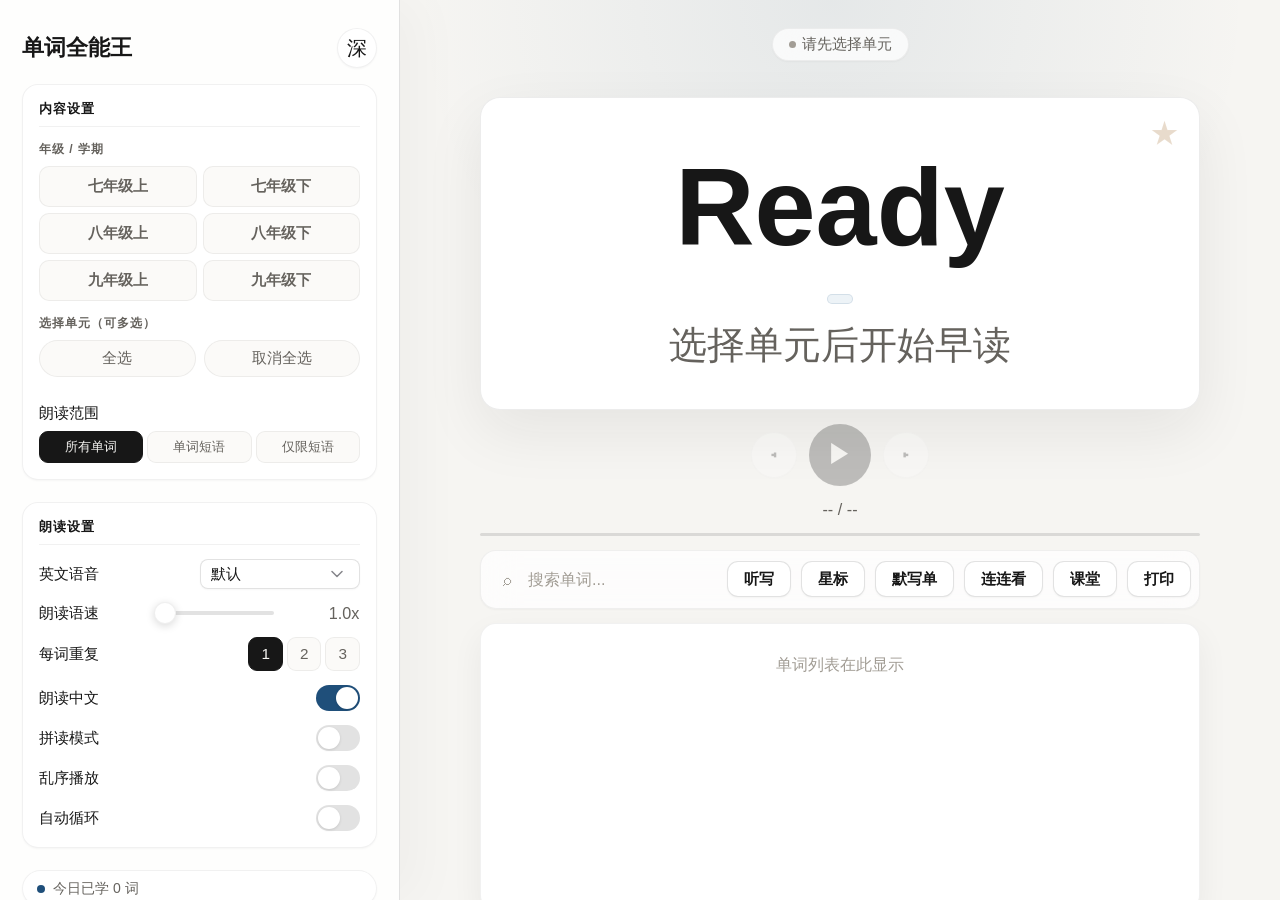
<file: index.html>
<!DOCTYPE html>
<html lang="zh-CN">
<head>
<meta charset="UTF-8">
<meta name="viewport" content="width=device-width, initial-scale=1.0">
<title>初中英语单词全能王</title>
<link rel="manifest" href="manifest.json">
<meta name="theme-color" content="#0071e3">
<link rel="stylesheet" href="styles.css">
</head>
<body>

<div class="app">
  <div class="mobile-top"><button class="hamburger" id="hamburger">☰</button><h1>单词全能王</h1><div class="header-btns"><button class="icon-btn" id="themeBtnM" title="主题">深</button></div></div>
  <div class="overlay" id="overlay"></div>

  <!-- ===== Sidebar ===== -->
  <aside class="sidebar" id="sidebar">
    <div class="sidebar-header"><h1>单词全能王</h1><div class="header-btns"><button class="icon-btn" id="themeBtn" title="深色/浅色">深</button></div></div>

    <div class="settings panel-section">
      <div class="setting-section-title">内容设置</div>

      <div class="form-group">
        <span class="form-label">年级 / 学期</span>
        <div class="grade-btns" id="gradeBtns"></div>
      </div>

      <div class="form-group">
        <span class="form-label">选择单元（可多选）</span>
        <div class="chip-actions"><button id="btnSelectAll">全选</button><button id="btnDeselectAll">取消全选</button></div>
        <div class="unit-scroll"><div class="unit-list-v" id="unitList"></div></div>
      </div>

      <div class="setting-row content-mode-row"><span class="setting-label">朗读范围</span><div class="repeat-btns" id="contentModeBtns"><button data-mode="all" class="active">所有单词</button><button data-mode="words">单词短语</button><button data-mode="phrases">仅限短语</button></div></div>
    </div>

    <div class="settings panel-section">
      <div class="setting-section-title">朗读设置</div>
      <div class="setting-row"><span class="setting-label">英文语音</span><select id="voiceSelect" class="voice-select"><option value="">默认</option></select></div>
      <div class="setting-row"><span class="setting-label">朗读语速</span><input type="range" id="speedSlider" min="1" max="2" step="0.1" value="1"><span class="setting-value" id="speedLabel">1x</span></div>
      <div class="setting-row"><span class="setting-label">每词重复</span><div class="repeat-btns"><button data-r="1" class="active">1</button><button data-r="2">2</button><button data-r="3">3</button></div></div>
      <div class="setting-row"><span class="setting-label">朗读中文</span><label class="toggle-switch"><input type="checkbox" id="speakChinese" checked><span class="toggle-slider"></span></label></div>
      <div class="setting-row"><span class="setting-label">拼读模式</span><label class="toggle-switch"><input type="checkbox" id="spellMode"><span class="toggle-slider"></span></label></div>
      <div class="setting-row"><span class="setting-label">乱序播放</span><label class="toggle-switch"><input type="checkbox" id="shuffleMode"><span class="toggle-slider"></span></label></div>
      <div class="setting-row"><span class="setting-label">自动循环</span><label class="toggle-switch"><input type="checkbox" id="autoLoop"><span class="toggle-slider"></span></label></div>
    </div>

    <div class="prog-mini" id="progMini">
      <span class="prog-dot"></span>
      <span id="progMiniText">今日已学 0 词</span>
    </div>

    <button class="btn-primary" id="btnStart" disabled>开始早读</button>
    <button class="btn-ghost" id="btnImport">编辑 / 导入单词</button>
    <button class="btn-ghost muted-action" id="btnExport">导出 data.js 文件</button>
    <div class="app-footer">作者 Alison &nbsp;·&nbsp; 初中英语人教版 PEP</div>
  </aside>

  <!-- ===== Main ===== -->
  <main class="main">
    <div class="badge" id="wordCountBadge"><span class="dot muted-dot"></span> 请先选择单元</div>

    <div class="unit-info" id="unitInfo"></div>

    <div class="word-card" id="wordCard">
      <button class="card-star" id="cardStar" title="收藏">&#9733;</button>
      <div class="word-en">Ready</div>
      <div class="word-phonetic" id="wordPhonetic"></div>
      <div class="word-pos" id="wordPos"></div>
      <div class="word-zh" id="wordZh">选择单元后开始早读</div>
    </div>
    <div class="audio-source-badge hidden" id="audioSourceBadge">语音来源：--</div>

    <div class="controls">
      <button class="ctrl-btn" id="btnPrev" disabled title="上一个 (←)">◂</button>
      <button class="ctrl-btn play-btn" id="btnPlay" disabled title="播放/暂停 (空格)">▶</button>
      <button class="ctrl-btn" id="btnNext" disabled title="下一个 (→)">▸</button>
    </div>

    <div class="progress-text" id="progressText">-- / --</div>
    <div class="progress-wrap"><div class="progress-track"><div class="progress-fill" id="progressBar"></div></div></div>

    <!-- Toolbar -->
    <div class="toolbar">
      <div class="search-wrap">
        <span class="search-icon">⌕</span>
        <input type="text" id="searchInput" placeholder="搜索单词...">
      </div>
      <button class="tool-btn dict-btn-main" id="btnDictation" title="听写模式">听写</button>
      <button class="tool-btn dict-btn-main" id="btnFavFilter" title="只看收藏"><span>星标</span><span class="fav-count hidden" id="favCountBadge">0</span></button>
      <button class="tool-btn dict-btn-main" id="btnWorksheet" title="默写单">默写单</button>
      <button class="tool-btn dict-btn-main" id="btnGame" title="单词连连看">连连看</button>
      <button class="tool-btn dict-btn-main" id="btnClassroom" title="课堂模式">课堂</button>
      <div class="menu-wrap">
        <button class="tool-btn dict-btn-main" id="btnPrintExport" title="打印/导出">打印</button>
        <div id="printExportMenu" class="print-menu hidden-menu">
          <button data-action="print-current">打印当前单词表</button>
          <button data-action="print-star">打印星标单词表</button>
          <button data-action="export">导出 data.js</button>
        </div>
      </div>
    </div>

    <div class="word-list-panel" id="wordListPanel">
      <div class="empty-state">单词列表在此显示</div>
    </div>
    <button class="classroom-exit hidden" id="btnClassroomExit">退出课堂模式</button>

    <div class="dictation-panel" id="dictationPanel">
      <div class="panel-header">
        <h3>听写模式</h3>
        <button class="icon-btn small-close" id="btnDictClose" title="关闭">✕</button>
      </div>
      <div class="dict-controls sub-panel">
        <div class="dict-ctl-row">
          <span>听写数量</span>
          <div class="dict-num-btns">
            <button data-n="5">5</button>
            <button data-n="10">10</button>
            <button data-n="15" class="active">15</button>
            <button data-n="20">20</button>
            <button data-n="0">全部</button>
          </div>
        </div>
        <div class="dict-ctl-row">
          <span>听写模式</span>
          <div class="dict-num-btns">
            <button data-mode="seq">顺序选词</button>
            <button data-mode="random" class="active">随机选词</button>
          </div>
        </div>
        <div class="dict-ctl-row">
          <span>听写范围</span>
          <div class="dict-num-btns" id="dictRangeBtns">
            <button data-range="all" class="active">所有单词</button>
            <button data-range="star">星标单词</button>
            <button data-range="phrase">仅短语</button>
          </div>
        </div>
        <div class="dict-ctl-row">
          <span>听写模式</span>
          <div class="dict-num-btns" id="dictSpeakModeBtns">
            <button data-spk="en" class="active">听英写中</button>
            <button data-spk="cn">听中写英</button>
          </div>
        </div>
      </div>
      <div class="sub-panel">
        <div class="student-config-row">
          <span class="student-title">抽取学生</span>
          <span class="student-label">最大学号</span>
          <input type="number" id="studentMaxId" min="1" max="99" value="50" class="student-max-input">
          <span class="student-label">人数</span>
          <div class="dict-num-btns compact-pick-buttons" id="studentPickCountBtns">
            <button data-pick="1">1</button>
            <button data-pick="2">2</button>
            <button data-pick="3" class="active">3</button>
            <button data-pick="4">4</button>
            <button data-pick="5">5</button>
          </div>
        </div>
        <div class="student-pick-row">
          <button id="btnPickStudents" class="pick-students-btn">随机抽取</button>
          <div id="studentGrid" class="student-grid"></div>
        </div>
      </div>
      <p class="dict-status" id="dictStatus">准备听写，随机抽取 15 个单词</p>
      <div class="dict-grid" id="dictGrid"></div>
      <div class="dict-answers hidden" id="dictAnswers"></div>
      <div class="dict-review-actions hidden" id="dictReviewActions">
        <button class="btn-ghost auto-button" id="btnDictReplay">再听本次</button>
        <button class="btn-ghost auto-button" id="btnDictStarAll">星标本次</button>
      </div>
      <div class="dict-actions">
        <button class="btn-primary auto-button" id="btnDictStart">开始听写</button>
        <button class="btn-ghost auto-button hidden" id="btnDictPause">暂停</button>
        <button class="btn-ghost auto-button hidden" id="btnDictReveal">显示答案</button>
      </div>
    </div>

    <!-- Worksheet Modal -->
    <div class="modal-overlay" id="worksheetModalOverlay">
      <div class="modal-box worksheet-modal">
        <div class="panel-header">
          <h3>单词默写单</h3>
          <button class="icon-btn small-close" id="btnWorksheetClose">✕</button>
        </div>
        <div class="dict-ctl-row">
          <span class="dict-ctl-label">默写模式</span>
          <div class="dict-num-btns" id="worksheetModeBtns">
            <button data-mode="cn2en" class="active">汉译英</button>
            <button data-mode="en2cn">英译汉</button>
          </div>
        </div>
        <div class="dict-ctl-row">
          <span class="dict-ctl-label">单词来源</span>
          <div class="dict-num-btns" id="worksheetSourceBtns">
            <button data-src="current" class="active">当前单元</button>
            <button data-src="star">星标单词</button>
            <button data-src="phrase">仅短语</button>
          </div>
        </div>
        <div class="worksheet-preview" id="worksheetPreview"></div>
        <div class="dict-actions">
          <button class="btn-primary" id="btnWorksheetPrint">打印默写单</button>
        </div>
      </div>
    </div>

    <!-- Game Modal -->
    <div class="modal-overlay" id="gameModalOverlay">
      <div class="modal-box game-modal">
        <div class="game-modal-header">
          <h2>单词连连看</h2>
          <button class="game-exit-btn" id="btnGameClose">退出</button>
        </div>
        <div class="game-actions">
          <button class="btn-primary auto-button" id="btnGameStart">单人练习</button>
          <button class="btn-primary auto-button danger-action" id="btnGamePK">双人PK</button>
          <span id="gameTimer" class="game-timer hidden">30</span>
          <span id="gameInfo" class="game-info"></span>
        </div>
        <div id="gameBoard"></div>
        <div id="gameCelebrate" class="game-celebrate hidden">完成</div>
      </div>
    </div>

    <div class="app-footer">&copy; 作者 Alison &nbsp;·&nbsp; 初中英语人教版（PEP）单词早读工具</div>
  </main>
</div>

<!-- Import Modal -->
<div class="modal-overlay" id="importModalOverlay">
  <div class="modal-box">
<h2>编辑 / 导入单词</h2>
    <div class="form-group"><span class="form-label">目标单元</span><select id="importUnitSelect"><option value="">-- 请先选择年级 --</option></select></div>
    <div class="hint">每行一个单词，格式：<code>英文 | 中文</code><br>支持 Tab 分隔（从 Excel 直接粘贴）</div>
    <textarea id="importTextarea" placeholder="apple | 苹果&#10;book | 书&#10;cat | 猫"></textarea>
    <div class="import-preview" id="importPreview">尚未解析</div>
    <div class="modal-actions">
      <button class="danger" id="btnImportClear">清空本单元</button>
      <div class="modal-spacer"></div>
      <button id="btnImportExport">导出 data.js</button>
      <button id="btnImportCancel">取消</button>
      <button class="primary" id="btnImportSave">保存</button>
    </div>
  </div>
</div>

<div class="toast" id="toast"></div>
<div class="update-banner hidden" id="updateBanner">
  <span>发现新版本</span>
  <button id="btnUpdateNow">刷新更新</button>
</div>

<script src="data.js"></script>
<script src="syllables.js"></script>
<script src="app.js"></script>
</body>
</file>
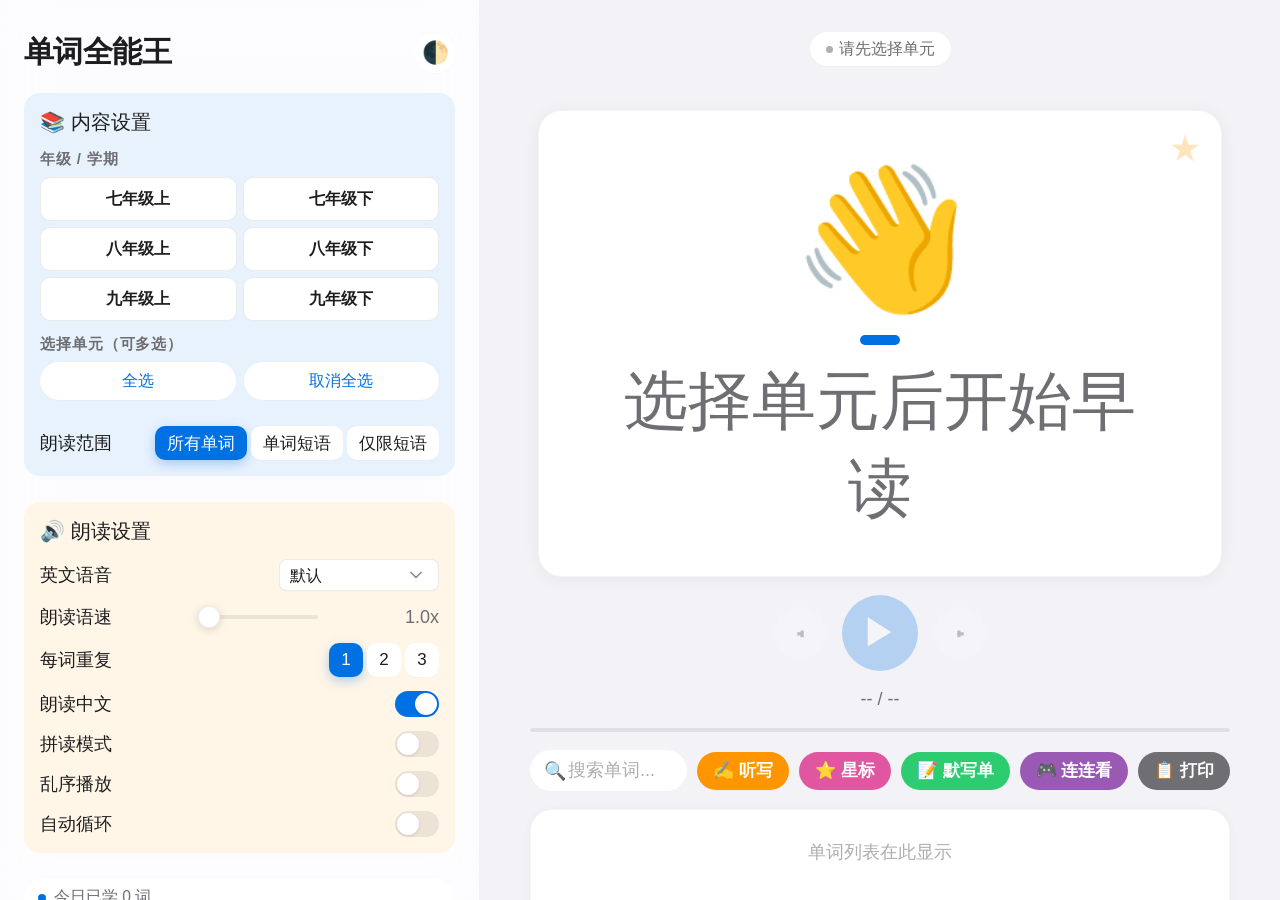
<file: 初中英语单词早读.html>
<!DOCTYPE html>
<html lang="zh-CN">
<head>
<meta charset="UTF-8">
<meta name="viewport" content="width=device-width, initial-scale=1.0">
<title>初中英语单词全能王</title>
<link rel="manifest" href="manifest.json">
<meta name="theme-color" content="#0071e3">
<style>
/* ===== Print Styles ===== */
@media print {
  body { background: #fff !important; font-size: 12px; }
  .sidebar, .controls, .toolbar, .progress-wrap, .progress-text,
  .badge, .hamburger, .toast, .overlay, .mobile-top, .app-footer,
  .card-star, .row-star, .word-phonetic, .unit-info, .prog-mini,
  .dictation-panel, .word-card { display: none !important; }
  .app { display: block !important; }
  .main { padding: 0 !important; max-height: none !important; overflow-y: visible !important; display: block !important; }
  .word-list-panel { height: auto !important; max-height: none !important; overflow-y: visible !important; box-shadow: none; border: none; column-gap: 24px; column-rule: 1px dotted #ddd; }
  .word-list-panel.cols-2 { column-count: 2; }
  .unit-section-header { color: #000; border-bottom: 2px solid #000; font-size: 0.9rem; font-weight: 800; padding: 6px 0 2px 20px; margin-top: 8px; column-span: all; break-after: avoid; }
  .word-row { break-inside: avoid; font-size: 0.68rem; padding: 2px 4px; border-bottom: 1px solid #e8e8e8; display: flex; align-items: baseline; }
  .word-row .idx { color: #999; font-size: 0.6rem; width: 20px; flex-shrink: 0; margin-right: 4px; text-align: right; }
  .word-row .word-body { flex: 1; min-width: 0; }
  .word-row .wen { font-size: 0.72rem; font-weight: 600; }
  .word-row .wpos { color: #555; font-size: 0.6rem; font-style: italic; }
  .word-row .wzh { color: #333; font-size: 0.68rem; line-height: 1.3; }
  .word-row .wen, .word-row .wpos, .word-row .wzh { display: inline; margin-right: 3px; }
  .word-row.is-phrase { flex-wrap: wrap; }
  .word-row.is-phrase .idx { align-self: flex-start; }
  .word-row.is-phrase .word-body { padding-left: 0; }
  .word-row.is-phrase .wen { display: block; white-space: normal; }
  @page { size: A4; margin: 8mm 8mm 14mm 8mm; @bottom-center { content: "— " counter(page) " —"; font-size: 0.7rem; color: #666; } }
}
:root {
  --bg: #f2f2f7;
  --surface: #ffffff;
  --glass: rgba(255,255,255,0.78);
  --text: #1d1d1f;
  --text-secondary: #6e6e73;
  --text-tertiary: #aeaeb2;
  --border: rgba(0,0,0,0.04);
  --border-strong: rgba(0,0,0,0.08);
  --primary: #0071e3;
  --primary-hover: #0066cc;
  --primary-light: #e8f2fd;
  --accent: #ff9500;
  --accent-light: #fff6e8;
  --success: #2ecc71;
  --danger: #ff3b30;
  --shadow-sm: 0 0.5px 1px rgba(0,0,0,0.03);
  --shadow: 0 1px 8px rgba(0,0,0,0.04);
  --shadow-lg: 0 2px 16px rgba(0,0,0,0.06);
  --radius: 22px;
  --radius-sm: 14px;
  --radius-xs: 10px;
  --transition: 0.3s cubic-bezier(0.25, 0, 0, 1);
}
body.dark {
  --bg: #000000;
  --surface: #1c1c1e;
  --glass: rgba(28,28,30,0.82);
  --text: #f5f5f7;
  --text-secondary: #98989d;
  --text-tertiary: #636366;
  --border: rgba(255,255,255,0.06);
  --border-strong: rgba(255,255,255,0.10);
  --primary: #0a84ff;
  --primary-hover: #409cff;
  --primary-light: #0a2840;
  --accent: #ff9f0a;
  --accent-light: #2e2010;
  --shadow-sm: 0 0.5px 1px rgba(0,0,0,0.3);
  --shadow: 0 1px 8px rgba(0,0,0,0.4);
  --shadow-lg: 0 2px 16px rgba(0,0,0,0.5);
}
* { box-sizing: border-box; margin: 0; padding: 0; }
html { font-size: 20px; }
body {
  font-family: -apple-system, BlinkMacSystemFont, "SF Pro Display", "SF Pro Text", "PingFang SC", "Microsoft YaHei", sans-serif;
  background: var(--bg); color: var(--text); min-height: 100vh;
  transition: background var(--transition), color var(--transition);
  -webkit-font-smoothing: antialiased;
}
.app { display: flex; min-height: 100vh; }
.sidebar {
  width: 480px; min-width: 480px;
  background: var(--glass);
  backdrop-filter: blur(24px) saturate(180%);
  -webkit-backdrop-filter: blur(24px) saturate(180%);
  border-right: 1px solid var(--border);
  display: flex; flex-direction: column;
  padding: 32px 24px; gap: 20px;
  overflow-y: auto; max-height: 100vh;
}
.main {
  flex: 1; display: flex; flex-direction: column;
  align-items: center; justify-content: flex-start;
  padding: 32px 40px 28px; gap: 18px;
  overflow-y: auto; max-height: 100vh;
}
.sidebar-header { display: flex; align-items: center; justify-content: space-between; }
.sidebar-header h1 { font-size: 1.5rem; font-weight: 700; letter-spacing: -0.02em; }
.header-btns { display: flex; gap: 8px; }
.icon-btn {
  width: 40px; height: 40px; border: none; border-radius: 50%;
  background: var(--surface); cursor: pointer; font-size: 1.1rem;
  display: flex; align-items: center; justify-content: center;
  transition: all var(--transition); box-shadow: var(--shadow-sm); color: var(--text);
}
.icon-btn:hover { background: var(--bg); transform: scale(1.05); }
.icon-btn:active { transform: scale(0.97); }
.form-group { display: flex; flex-direction: column; gap: 8px; }
.form-label {
  font-size: 0.75rem; font-weight: 600; color: var(--text-secondary);
  text-transform: uppercase; letter-spacing: 0.06em;
}
.grade-btns { display: grid; grid-template-columns: 1fr 1fr; gap: 6px; }
.grade-btns button { padding: 10px 8px; border: 1px solid var(--border-strong); border-radius: 10px; background: var(--surface); color: var(--text); font-size: 0.82rem; font-weight: 600; cursor: pointer; transition: all var(--transition); }
.grade-btns button:hover { background: var(--primary-light); }
.grade-btns button.active { background: var(--primary); color: #fff; border-color: var(--primary); box-shadow: 0 4px 12px rgba(0,113,227,0.3); }
select {
  width: 100%; padding: 12px 16px; border: 1px solid var(--border-strong);
  border-radius: var(--radius-xs); background: var(--surface); color: var(--text);
  font-size: 1rem; cursor: pointer; transition: all var(--transition);
  appearance: none;
  background-image: url("data:image/svg+xml,%3Csvg width='12' height='8' viewBox='0 0 12 8' fill='none' xmlns='http://www.w3.org/2000/svg'%3E%3Cpath d='M1 1.5l5 5 5-5' stroke='%2386868b' stroke-width='1.5' stroke-linecap='round' stroke-linejoin='round'/%3E%3C/svg%3E");
  background-repeat: no-repeat; background-position: right 16px center;
  box-shadow: var(--shadow-sm);
}
select:focus { outline: none; border-color: var(--primary); box-shadow: 0 0 0 3px var(--primary-light); }
.unit-scroll { max-height: 320px; overflow-y: auto; }
.unit-list-v {
  display: flex; flex-direction: column; gap: 2px; padding: 2px 0;
}
.unit-row {
  display: flex; align-items: center; gap: 10px;
  padding: 9px 12px; border: none; border-radius: var(--radius-xs);
  background: transparent; color: var(--text); font-size: 0.84rem;
  cursor: pointer; transition: all var(--transition);
  user-select: none; line-height: 1.3;
}
.unit-row:hover { background: var(--primary-light); }
.unit-row.selected { background: var(--primary); color: #fff; }
.unit-row .unit-check {
  width: 20px; height: 20px; border-radius: 50%;
  border: 2px solid var(--border-strong); flex-shrink: 0;
  display: flex; align-items: center; justify-content: center;
  font-size: 0.65rem; transition: all var(--transition);
}
.unit-row.selected .unit-check { border-color: #fff; background: rgba(255,255,255,0.25); }
.unit-row .unit-title { flex: 1; line-height: 1.3; }
.unit-row .unit-word-count { font-size: 0.75rem; opacity: 0.6; flex-shrink: 0; white-space: nowrap; }
.chip-actions { display: flex; gap: 8px; }
.chip-actions button {
  flex: 1; padding: 8px 0; border: none; border-radius: 100px;
  background: var(--surface); color: var(--primary); font-size: 0.82rem; font-weight: 500;
  cursor: pointer; transition: all var(--transition); box-shadow: var(--shadow-sm);
}
.chip-actions button:hover { background: var(--primary); color: #fff; }
.settings { display: flex; flex-direction: column; gap: 14px; }
.setting-row { display: flex; align-items: center; justify-content: space-between; }
.setting-label { font-size: 0.9rem; color: var(--text); font-weight: 500; }
.setting-value { font-size: 0.9rem; color: var(--text-secondary); min-width: 32px; text-align: center; }
input[type="range"] {
  -webkit-appearance: none; width: 120px; height: 4px;
  border-radius: 2px; background: var(--border-strong); outline: none;
}
input[type="range"]::-webkit-slider-thumb {
  -webkit-appearance: none; width: 22px; height: 22px; border-radius: 50%;
  background: #fff; cursor: pointer; box-shadow: 0 2px 8px rgba(0,0,0,0.15);
  border: 1px solid rgba(0,0,0,0.06);
}
.toggle-switch { position: relative; width: 44px; height: 26px; flex-shrink: 0; }
.toggle-switch input { opacity: 0; width: 0; height: 0; }
.toggle-slider {
  position: absolute; inset: 0; background: var(--border-strong);
  border-radius: 26px; cursor: pointer; transition: all var(--transition);
}
.toggle-slider::before {
  content: ''; position: absolute; width: 22px; height: 22px; left: 2px; top: 2px;
  background: #fff; border-radius: 50%; transition: all var(--transition);
  box-shadow: 0 1px 3px rgba(0,0,0,0.12);
}
.toggle-switch input:checked + .toggle-slider { background: var(--primary); }
.toggle-switch input:checked + .toggle-slider::before { transform: translateX(18px); }
.repeat-btns { display: flex; gap: 4px; }
.repeat-btns button {
  width: auto; min-width: 34px; height: 34px; padding: 0 12px; border: none; border-radius: var(--radius-xs);
  background: var(--surface); color: var(--text); font-size: 0.85rem; font-weight: 500;
  cursor: pointer; transition: all var(--transition); box-shadow: var(--shadow-sm);
}
.repeat-btns button.active { background: var(--primary); color: #fff; box-shadow: 0 4px 12px rgba(0,113,227,0.3); }

.btn-primary {
  width: 100%; padding: 14px 24px; border: none; border-radius: 100px;
  background: var(--primary); color: #fff; font-size: 1rem; font-weight: 600;
  cursor: pointer; transition: all var(--transition); letter-spacing: -0.01em;
}
.btn-primary:hover { background: var(--primary-hover); transform: translateY(-1px); box-shadow: 0 8px 24px rgba(0,113,227,0.3); }
.btn-primary:active { transform: scale(0.98); }
.btn-primary:disabled { opacity: 0.35; cursor: not-allowed; transform: none; box-shadow: none; }
.btn-primary.stop { background: var(--danger); }

.btn-ghost {
  width: 100%; padding: 11px 16px; border: none; border-radius: 100px;
  background: var(--surface); color: var(--primary); font-size: 0.9rem; font-weight: 500;
  cursor: pointer; transition: all var(--transition); box-shadow: var(--shadow-sm);
}
.btn-ghost:hover { background: var(--primary); color: #fff; }

/* ===== Toolbar ===== */
.toolbar {
  width: 100%; max-width: 700px;
  display: flex; gap: 10px; align-items: center;
}
.search-wrap {
  flex: 1; position: relative;
}
.search-wrap input {
  width: 100%; padding: 10px 16px 10px 38px;
  border: none; border-radius: 100px;
  background: var(--surface); color: var(--text); font-size: 0.9rem;
  box-shadow: var(--shadow-sm);
  transition: all var(--transition);
}
.search-wrap input:focus { outline: none; box-shadow: 0 0 0 4px rgba(0,113,227,0.1); }
.search-wrap input::placeholder { color: var(--text-tertiary); }
.search-icon {
  position: absolute; left: 14px; top: 50%; transform: translateY(-50%);
  color: var(--text-tertiary); pointer-events: none; font-size: 0.9rem;
}
.tool-btn {
  width: 38px; height: 38px; border: none; border-radius: 50%;
  background: var(--surface); cursor: pointer; font-size: 1rem;
  display: flex; align-items: center; justify-content: center;
  transition: all var(--transition); box-shadow: var(--shadow-sm); color: var(--text-secondary);
  flex-shrink: 0; position: relative;
}
.tool-btn:hover { color: var(--primary); transform: scale(1.05); }
.tool-btn.active { background: var(--primary); color: #fff; }
.dict-btn-main {
  width: auto !important; padding: 0 16px !important;
  border-radius: 20px !important; font-size: 0.85rem !important;
  font-weight: 600 !important; gap: 4px;
  background: var(--accent) !important; color: #fff !important;
}
.dict-btn-main:hover { opacity: 0.85; transform: scale(1.05); }
.tool-btn .fav-count {
  position: absolute; top: -4px; right: -4px;
  background: var(--accent); color: #fff; font-size: 0.55rem; font-weight: 700;
  width: 16px; height: 16px; border-radius: 50%;
  display: flex; align-items: center; justify-content: center;
}

/* ===== Badge ===== */
.badge {
  display: inline-flex; align-items: center; gap: 6px;
  padding: 6px 16px; border-radius: 100px;
  background: var(--surface); color: var(--text-secondary);
  font-size: 0.82rem; font-weight: 500; box-shadow: var(--shadow-sm);
}
.badge .dot { width: 7px; height: 7px; border-radius: 50%; background: var(--success); }

/* ===== Unit Info ===== */
.unit-info {
  font-size: 0.9rem; color: var(--text-secondary); font-weight: 500;
  text-align: center; padding: 4px 0;
}

/* ===== Progress ===== */
.prog-mini {
  display: flex; align-items: center; gap: 8px; padding: 8px 14px;
  background: var(--surface); border-radius: 100px;
  font-size: 0.78rem; color: var(--text-secondary);
  box-shadow: var(--shadow-sm);
}
.prog-mini .prog-dot { width: 8px; height: 8px; border-radius: 50%; background: var(--primary); flex-shrink: 0; }

/* ===== Dictation ===== */
.dictation-panel { display: none; width: 100%; max-width: 700px; background: var(--surface); border-radius: var(--radius); padding: 24px; box-shadow: var(--shadow); border: 1px solid var(--border); }
.dictation-panel.show { display: block; }
.dict-controls { display: flex; flex-direction: column; gap: 10px; margin-bottom: 14px; }
.dict-ctl-row { display: flex; align-items: center; justify-content: space-between; }
.dict-ctl-row span, .dict-ctl-label { font-size: 0.85rem; color: var(--text-secondary); }
.dict-num-btns { display: flex; gap: 4px; }
.dict-num-btns button { padding: 6px 14px; border: 1px solid var(--border-strong); border-radius: 20px; background: var(--surface); color: var(--text); font-size: 0.82rem; cursor: pointer; transition: all var(--transition); }
.dict-num-btns button.active { background: var(--primary); color: #fff; border-color: var(--primary); }
.dict-grid { display: flex; flex-wrap: wrap; gap: 8px; justify-content: center; margin: 12px 0; }
.dict-num { width: 52px; height: 52px; border-radius: 50%; background: var(--bg); display: flex; align-items: center; justify-content: center; font-size: 1.1rem; font-weight: 700; color: var(--text-secondary); border: 2px solid var(--border-strong); transition: all 0.3s ease; }
.dict-num.playing { border-color: var(--primary); background: var(--primary-light); color: var(--primary); animation: dictPulse 1s infinite; }
@keyframes dictPulse { 0%,100% { transform: scale(1); } 50% { transform: scale(1.12); } }
.dict-num.done { border-color: var(--success); background: #e8f5e9; color: var(--success); }
.dict-answers { margin-top: 12px; text-align: left; }
.dict-answers h4 { font-size: 1.5rem; margin-bottom: 10px; }
.dict-answer-row { display: flex; align-items: center; gap: 16px; padding: 12px 0; border-bottom: 1px solid var(--border); }
.dict-answer-row .num { color: var(--text-secondary); font-weight: 700; width: 50px; font-size: 1.4rem; }
.dict-answer-row .en { flex: 1; font-weight: 700; font-size: 1.8rem; }
.dict-answer-row .pos { color: var(--text-tertiary); font-size: 1rem; font-style: italic; width: 80px; flex-shrink: 0; }
.dict-answer-row .zh { color: var(--text-secondary); font-size: 1.4rem; }
.dict-answer-row .cnt { font-size: 0.85rem; color: var(--text-tertiary); }

/* ===== Word Card ===== */
.word-card {
  background: var(--surface); border-radius: 24px;
  padding: 44px 56px; text-align: center;
  box-shadow: var(--shadow-lg);
  transition: all 0.35s cubic-bezier(0.25,0.1,0.25,1);
  min-width: 340px; max-width: 95%; width: fit-content; width: -moz-fit-content;
  border: 1px solid var(--border); position: relative;
  margin: 0 auto;
}
.word-card.active { border-color: var(--primary); box-shadow: 0 0 0 12px var(--primary-light),var(--shadow-lg); }
.word-card .word-en {
  font-size: clamp(3.5rem,12vw,7rem); font-weight: 700;
  color: var(--text); letter-spacing: -0.02em; line-height: 1.2;
  overflow-wrap: break-word; word-break: break-word;
}
.word-card .word-phonetic {
  font-size: 1.3rem; color: var(--text-tertiary);
  margin-top: 4px; font-weight: 400;
  transition: all 0.3s ease;
}
.word-card .word-pos {
  display: inline-block;
  font-size: 1.6rem; color: #fff; background: var(--primary);
  margin-top: 6px; padding: 5px 20px; border-radius: 24px;
  font-weight: 500; font-style: normal; letter-spacing: 0.02em;
  transition: all 0.3s ease;
}
.sy-dot { color: var(--primary); font-weight: 700; font-size: 0.7em; margin: 0 1px; opacity: 0.7; }
.word-card .word-zh {
  font-size: clamp(1.8rem,6vw,3.2rem); color: var(--text-secondary);
  margin-top: 8px; font-weight: 400;
  transition: all 0.3s ease;
}
.word-card .word-zh.hidden-zh { color: transparent; background: var(--border-strong); border-radius: 12px; user-select: none; cursor: pointer; min-width: 3em; display: inline-block; }
.word-card .card-star {
  position: absolute; top: 16px; right: 20px;
  background: none; border: none; font-size: 1.6rem; cursor: pointer;
  transition: all var(--transition); opacity: 0.25; color: var(--accent);
}
.word-card .card-star:hover { opacity: 0.7; transform: scale(1.15); }
.word-card .card-star.faved { opacity: 1; }

/* ===== Controls ===== */
.controls { display: flex; align-items: center; gap: 16px; }
.ctrl-btn {
  width: 52px; height: 52px; border: none; border-radius: 50%;
  background: var(--surface); color: var(--text); font-size: 1.3rem;
  cursor: pointer; display: flex; align-items: center; justify-content: center;
  transition: all var(--transition); box-shadow: var(--shadow);
}
.ctrl-btn:hover { transform: scale(1.06); box-shadow: var(--shadow-lg); }
.ctrl-btn:active { transform: scale(0.95); }
.ctrl-btn.play-btn {
  width: 76px; height: 76px; font-size: 1.8rem;
  background: var(--primary); color: #fff;
}
.ctrl-btn.play-btn:hover { background: var(--primary-hover); }
.ctrl-btn.play-btn.pause { background: var(--accent); }
.ctrl-btn:disabled { opacity: 0.25; cursor: not-allowed; transform: none; box-shadow: var(--shadow-sm); }
.progress-text { font-size: 0.9rem; color: var(--text-secondary); font-weight: 500; }

.progress-wrap { width: 100%; max-width: 700px; }
.progress-track { width: 100%; height: 4px; background: var(--border-strong); border-radius: 2px; overflow: hidden; }
.progress-fill { height: 100%; background: var(--primary); border-radius: 2px; transition: width 0.3s ease; }

/* ===== Word List ===== */
.word-list-panel {
  width: 100%; max-width: 700px; height: 400px; overflow-y: auto; flex-shrink: 0;
  background: var(--surface); border-radius: var(--radius);
  padding: 6px 0; box-shadow: var(--shadow); border: 1px solid var(--border);
}
.word-list-panel::-webkit-scrollbar { width: 5px; }
.word-list-panel::-webkit-scrollbar-thumb { background: var(--border-strong); border-radius: 3px; }
.word-row {
  display: flex; align-items: center; gap: 8px;
  padding: 9px 16px; margin: 1px 8px;
  cursor: pointer; border-radius: var(--radius-xs);
  transition: all 0.15s ease; font-size: 0.95rem;
}
.word-row:hover { background: rgba(0,113,227,0.04); }
.word-row.current { background: var(--accent-light); font-weight: 600; }
.word-row.played { color: var(--success); }
.word-row .idx { color: var(--text-tertiary); font-size: 0.78rem; width: 26px; flex-shrink: 0; font-weight: 500; }
.word-row .wen { flex: 1; font-size: 1rem; }
.word-row .wpos { color: var(--text-tertiary); font-size: 0.78rem; width: 52px; flex-shrink: 0; font-weight: 400; font-style: italic; }
.word-row .wzh { color: var(--text-secondary); font-size: 0.85rem; transition: all 0.2s ease; }
.word-row .wzh.zh-hidden { color: transparent; background: var(--border-strong); border-radius: 8px; user-select: none; min-width: 2em; }
.word-row .row-star {
  background: none; border: none; font-size: 0.95rem; cursor: pointer;
  transition: all var(--transition); opacity: 0.15; color: var(--accent);
  flex-shrink: 0; padding: 2px;
}
.word-row .row-star:hover { opacity: 0.7; transform: scale(1.2); }
.word-row .row-star.faved { opacity: 1; }
.empty-state { color: var(--text-tertiary); text-align: center; padding: 24px; font-size: 0.9rem; }

/* ===== Footer ===== */
.app-footer { text-align: center; padding: 8px 0 0; font-size: 0.82rem; color: var(--text-secondary); letter-spacing: 0.03em; font-weight: 500; }
.app-footer a { color: var(--primary); text-decoration: none; }

/* ===== Modal ===== */
.modal-overlay {
  display: none; position: fixed; inset: 0;
  background: rgba(0,0,0,0.35); backdrop-filter: blur(8px);
  -webkit-backdrop-filter: blur(8px); z-index: 200;
  align-items: center; justify-content: center;
}
.modal-overlay.show { display: flex; }
.modal-box {
  background: var(--surface); border-radius: 24px; padding: 36px;
  width: 92%; max-width: 600px; max-height: 85vh;
  display: flex; flex-direction: column; gap: 20px;
  box-shadow: 0 24px 80px rgba(0,0,0,0.15); overflow-y: auto;
  border: 1px solid var(--border);
}
.modal-box h2 { font-size: 1.3rem; font-weight: 700; letter-spacing: -0.01em; }
.modal-box .hint { font-size: 0.85rem; color: var(--text-secondary); line-height: 1.7; background: var(--bg); padding: 14px 18px; border-radius: var(--radius-sm); }
.modal-box .hint code { background: var(--surface); padding: 2px 8px; border-radius: 6px; font-size: 0.85rem; font-family: "SF Mono","Consolas",monospace; }
.modal-box textarea {
  width: 100%; min-height: 200px; padding: 16px;
  border: 1px solid var(--border-strong); border-radius: var(--radius-sm);
  background: var(--bg); color: var(--text); font-size: 1rem;
  font-family: "SF Mono","Consolas",monospace; line-height: 1.8; resize: vertical;
}
.modal-box textarea:focus { outline: none; border-color: var(--primary); box-shadow: 0 0 0 4px rgba(0,113,227,0.08); }
.worksheet-modal { max-width: 820px; max-height: 85vh; overflow-y: auto; }
.worksheet-preview { margin: 14px 0; overflow-x: auto; }
.ws-table { width: 100%; border-collapse: collapse; table-layout: fixed; }
.ws-table th { border: 1px solid #000; padding: 6px 4px; font-size: 0.78rem; text-align: center; font-weight: 600; background: #f0f0f0; }
.ws-table td { border: 1px solid #000; padding: 8px 6px; font-size: 0.85rem; vertical-align: middle; }
.ws-table .ws-word { font-weight: 600; text-align: center; }
.ws-table .ws-pos { text-align: center; font-size: 0.78rem; color: #555; font-style: italic; }
.ws-table .ws-blank { height: 28px; }
.ws-unit-title { font-weight: 700; font-size: 0.9rem; padding: 10px 0 2px; margin-top: 6px; border-bottom: 1.5px solid #000; }
@media print {
  body.print-ws { background: #fff !important; }
  body.print-ws .app, body.print-ws .main, body.print-ws .sidebar,
  body.print-ws .controls, body.print-ws .toolbar, body.print-ws .badge,
  body.print-ws .toast, body.print-ws .mobile-top, body.print-ws .app-footer,
  body.print-ws .card-star, body.print-ws .row-star, body.print-ws .prog-mini,
  body.print-ws .dictation-panel, body.print-ws .word-list-panel,
  body.print-ws .word-card, body.print-ws .print-hint,
  body.print-ws .worksheet-modal .dict-ctl-row,
  body.print-ws .worksheet-modal .dict-actions,
  body.print-ws #worksheetModalOverlay .icon-btn,
  body.print-ws #worksheetModalOverlay .btn-primary { display: none !important; }
  body.print-ws #worksheetModalOverlay { display: block !important; position: static !important; background: #fff !important; }
  body.print-ws .worksheet-modal { box-shadow: none !important; max-width: 100% !important; max-height: none !important; padding: 0 !important; }
  body.print-ws .worksheet-preview { margin: 0 !important; }
  body.print-ws .ws-page { padding: 8px 12px !important; }
  @page { size: A4; margin: 8mm 8mm 12mm 8mm; }
}
.modal-actions { display: flex; gap: 10px; justify-content: flex-end; }
.modal-actions button {
  padding: 10px 20px; border: none; border-radius: 100px;
  background: var(--surface); color: var(--text); font-size: 0.9rem; font-weight: 500;
  cursor: pointer; transition: all var(--transition); box-shadow: var(--shadow-sm);
}
.modal-actions button:hover { background: var(--bg); }
.modal-actions button.primary { background: var(--primary); color: #fff; }
.modal-actions button.primary:hover { background: var(--primary-hover); }
.modal-actions button.danger { color: var(--danger); }
.modal-actions button.danger:hover { background: #fff0ef; }

.game-item { padding: 16px 24px; margin: 5px 0; border: 2px solid var(--border-strong); border-radius: 16px; cursor: pointer; font-size: 1.35rem; font-weight: 600; transition: all 0.2s cubic-bezier(.4,0,.2,1); user-select: none; text-align: center; min-height: 56px; display: flex; align-items: center; justify-content: center; background: var(--surface); white-space: nowrap; overflow: hidden; }
.game-item:hover { border-color: var(--primary); background: linear-gradient(135deg,var(--primary-light),var(--surface)); transform: translateY(-2px); box-shadow: 0 6px 20px rgba(0,113,227,0.12); }
.game-item.selected { border-color: var(--primary); background: var(--primary-light); box-shadow: 0 0 0 4px rgba(0,113,227,0.25); transform: scale(1.02); }
.game-item.matched { border-color: var(--success); background: linear-gradient(135deg,#e8f5e9,#c8e6c9); color: var(--success); opacity: 0.6; pointer-events: none; transform: scale(0.96); transition: all 0.5s cubic-bezier(.4,0,.2,1); }
.game-item.wrong { border-color: var(--danger); background: #ffebee; animation: shake 0.4s; }
@keyframes shake { 0%,100% { transform: translateX(0); } 20% { transform: translateX(-6px); } 40% { transform: translateX(6px); } 60% { transform: translateX(-4px); } 80% { transform: translateX(4px); } }
.game-board-row { display: grid; grid-template-columns: 1fr 40px 1fr; gap: 8px; align-items: start; }
.game-col-title { font-weight: 800; font-size: 1.3rem; text-align: center; padding: 14px; background: linear-gradient(135deg,var(--bg),var(--surface)); border-radius: 14px; margin-bottom: 8px; }
.game-col-score { text-align: center; font-size: 1.6rem; font-weight: 800; }
.game-col-score.s1 { color: var(--primary); }
.game-col-score.s2 { color: var(--danger); }
.game-player-divider { width: 3px; background: linear-gradient(180deg,var(--primary),var(--accent),var(--primary)); border-radius: 2px; flex-shrink: 0; opacity: 0.3; }
@keyframes celebrateBounce { 0% { transform: scale(1) rotate(-5deg); } 100% { transform: scale(1.15) rotate(5deg); } }
.game-confetti { position: fixed; pointer-events: none; z-index: 9999; animation: confettiFall 2.5s ease-out forwards; }
@keyframes confettiFall { 0% { opacity:1; transform: translateY(0) rotate(0deg) scale(1); } 100% { opacity:0; transform: translateY(100vh) rotate(720deg) scale(0.3); } }
#gameModalOverlay .modal-box { background: linear-gradient(180deg,var(--surface),var(--bg)); }
.toast {
  position: fixed; bottom: 44px; left: 50%; transform: translateX(-50%);
  padding: 12px 28px; background: var(--text); color: var(--bg);
  border-radius: 100px; font-size: 0.92rem; font-weight: 500;
  opacity: 0; pointer-events: none; transition: opacity 0.35s ease;
  z-index: 300; box-shadow: 0 8px 32px rgba(0,0,0,0.18);
}
.toast.show { opacity: 1; }

/* ===== Mobile ===== */
.mobile-top { display: none; padding: 12px 16px; align-items: center; justify-content: space-between; background: var(--glass); backdrop-filter: blur(20px); -webkit-backdrop-filter: blur(20px); border-bottom: 1px solid var(--border); position: sticky; top: 0; z-index: 60; }
.mobile-top h1 { font-size: 1.2rem; font-weight: 700; }
.hamburger { width: 44px; height: 44px; border: none; border-radius: 50%; background: var(--surface); font-size: 1.3rem; cursor: pointer; align-items: center; justify-content: center; box-shadow: var(--shadow-sm); display: none; }
.overlay { display: none; position: fixed; inset: 0; background: rgba(0,0,0,0.3); z-index: 50; }
.overlay.show { display: block; }

@media (max-width: 1024px) {
  html { font-size: 16px; }
  .app { flex-direction: column; }
  .sidebar { position: fixed !important; left: -105% !important; top: 0; bottom: 0; z-index: 100; width: 300px; min-width: 300px; transition: left 0.35s cubic-bezier(0.25,0.1,0.25,1); box-shadow: var(--shadow-lg); overflow-y: auto; }
  .sidebar.open { left: 0 !important; }
  .mobile-top { display: flex !important; }
  .hamburger { display: flex !important; }
  .main { padding: 10px 8px 16px; gap: 8px; max-height: none; overflow-y: visible; width: 100%; }
  .unit-scroll { max-height: 180px; }
  .word-card { padding: 20px 16px; border-radius: 16px; min-width: auto; max-width: 100%; }
  .word-card .word-en { font-size: clamp(2.2rem,10vw,3.5rem); }
  .word-card .word-phonetic { font-size: 0.9rem; }
  .word-card .word-pos { font-size: 1.2rem; padding: 3px 14px; }
  .word-card .word-zh { font-size: clamp(1rem,5vw,1.5rem); }
  .word-list-panel { max-height: 160px; }
  .controls { gap: 10px; }
  .ctrl-btn.play-btn { width: 52px; height: 52px; font-size: 1.3rem; }
  .ctrl-btn { width: 38px; height: 38px; font-size: 1rem; }
  .toolbar { flex-wrap: wrap; gap: 6px; }
  .search-wrap { flex: 1 1 100%; }
  .dict-btn-main { font-size: 0.75rem !important; padding: 0 10px !important; }
  .dictation-panel { padding: 16px; }
  .dict-ctl-row { flex-wrap: wrap; gap: 6px; }
  .dict-answer-row { font-size: 0.95rem; padding: 8px 0; }
  .dict-answer-row .en { font-size: 1.1rem; }
  .dict-answer-row .zh { font-size: 0.9rem; }
  .unit-info { font-size: 0.75rem; }
  .prog-mini { font-size: 0.75rem; }
}
</style>
</head>
<body>

<div class="app">
  <div class="mobile-top"><button class="hamburger" id="hamburger">☰</button><h1>单词全能王</h1><div class="header-btns"><button class="icon-btn" id="themeBtnM" title="主题">🌓</button></div></div>
  <div class="overlay" id="overlay"></div>

  <!-- ===== Sidebar ===== -->
  <aside class="sidebar" id="sidebar">
    <div class="sidebar-header"><h1>单词全能王</h1><div class="header-btns"><button class="icon-btn" id="themeBtn" title="深色/浅色">🌓</button></div></div>

    <div class="settings" style="background:var(--primary-light);border-radius:16px;padding:16px;margin-bottom:6px">
      <div class="setting-section-title">📚 内容设置</div>

      <div class="form-group">
        <span class="form-label">年级 / 学期</span>
        <div class="grade-btns" id="gradeBtns"></div>
      </div>

      <div class="form-group">
        <span class="form-label">选择单元（可多选）</span>
        <div class="chip-actions"><button id="btnSelectAll">全选</button><button id="btnDeselectAll">取消全选</button></div>
        <div class="unit-scroll"><div class="unit-list-v" id="unitList"></div></div>
      </div>

      <div class="setting-row"><span class="setting-label">朗读范围</span><div class="repeat-btns" id="contentModeBtns"><button data-mode="all" class="active">所有单词</button><button data-mode="words">单词短语</button><button data-mode="phrases">仅限短语</button></div></div>
    </div>

    <div class="settings" style="background:var(--accent-light);border-radius:16px;padding:16px;margin-bottom:6px">
      <div class="setting-section-title">🔊 朗读设置</div>
      <div class="setting-row"><span class="setting-label">英文语音</span><select id="voiceSelect" style="width:160px;padding:6px 10px;font-size:0.82rem;border-radius:8px;"><option value="">默认</option></select></div>
      <div class="setting-row"><span class="setting-label">朗读语速</span><input type="range" id="speedSlider" min="1" max="2" step="0.1" value="1"><span class="setting-value" id="speedLabel">1x</span></div>
      <div class="setting-row"><span class="setting-label">每词重复</span><div class="repeat-btns"><button data-r="1" class="active">1</button><button data-r="2">2</button><button data-r="3">3</button></div></div>
      <div class="setting-row"><span class="setting-label">朗读中文</span><label class="toggle-switch"><input type="checkbox" id="speakChinese" checked><span class="toggle-slider"></span></label></div>
      <div class="setting-row"><span class="setting-label">拼读模式</span><label class="toggle-switch"><input type="checkbox" id="spellMode"><span class="toggle-slider"></span></label></div>
      <div class="setting-row"><span class="setting-label">乱序播放</span><label class="toggle-switch"><input type="checkbox" id="shuffleMode"><span class="toggle-slider"></span></label></div>
      <div class="setting-row"><span class="setting-label">自动循环</span><label class="toggle-switch"><input type="checkbox" id="autoLoop"><span class="toggle-slider"></span></label></div>
    </div>

    <div class="prog-mini" id="progMini">
      <span class="prog-dot"></span>
      <span id="progMiniText">今日已学 0 词</span>
    </div>

    <button class="btn-primary" id="btnStart" disabled>开始早读</button>
    <button class="btn-ghost" id="btnImport">编辑 / 导入单词</button>
    <button class="btn-ghost" id="btnExport" style="color:var(--text-secondary)">导出 data.js 文件</button>
    <div class="app-footer">作者 Alison &nbsp;·&nbsp; 初中英语人教版 PEP</div>
  </aside>

  <!-- ===== Main ===== -->
  <main class="main">
    <div class="badge" id="wordCountBadge"><span class="dot" style="background:var(--text-tertiary)"></span> 请先选择单元</div>

    <div class="unit-info" id="unitInfo"></div>

    <div class="word-card" id="wordCard">
      <button class="card-star" id="cardStar" title="收藏">&#9733;</button>
      <div class="word-en">👋</div>
      <div class="word-phonetic" id="wordPhonetic"></div>
      <div class="word-pos" id="wordPos"></div>
      <div class="word-zh" id="wordZh">选择单元后开始早读</div>
    </div>

    <div class="controls">
      <button class="ctrl-btn" id="btnPrev" disabled title="上一个 (←)">◂</button>
      <button class="ctrl-btn play-btn" id="btnPlay" disabled title="播放/暂停 (空格)">▶</button>
      <button class="ctrl-btn" id="btnNext" disabled title="下一个 (→)">▸</button>
    </div>

    <div class="progress-text" id="progressText">-- / --</div>
    <div class="progress-wrap"><div class="progress-track"><div class="progress-fill" id="progressBar" style="width:0%"></div></div></div>

    <!-- Toolbar -->
    <div class="toolbar">
      <div class="search-wrap">
        <span class="search-icon">🔍</span>
        <input type="text" id="searchInput" placeholder="搜索单词...">
      </div>
      <button class="tool-btn dict-btn-main" id="btnDictation" title="听写模式">✍️ 听写</button>
      <button class="tool-btn dict-btn-main" id="btnFavFilter" title="只看收藏" style="background:#e056a0!important"><span>⭐ 星标</span><span class="fav-count" id="favCountBadge" style="display:none">0</span></button>
      <button class="tool-btn dict-btn-main" id="btnWorksheet" title="默写单" style="background:var(--success)!important">📝 默写单</button>
      <button class="tool-btn dict-btn-main" id="btnGame" title="单词连连看" style="background:#9b59b6!important">🎮 连连看</button>
      <div style="position:relative">
        <button class="tool-btn dict-btn-main" id="btnPrintExport" title="打印/导出" style="background:var(--text-secondary)!important">📋 打印</button>
        <div id="printExportMenu" style="display:none;position:absolute;top:110%;right:0;background:var(--surface);border:1px solid var(--border-strong);border-radius:12px;box-shadow:var(--shadow-lg);padding:6px;z-index:50;min-width:180px">
          <button data-action="print-current" style="display:block;width:100%;padding:8px 14px;border:none;background:none;color:var(--text);font-size:0.82rem;cursor:pointer;text-align:left;border-radius:8px;white-space:nowrap">🖨 打印当前单词表</button>
          <button data-action="print-star" style="display:block;width:100%;padding:8px 14px;border:none;background:none;color:var(--text);font-size:0.82rem;cursor:pointer;text-align:left;border-radius:8px;white-space:nowrap">⭐ 打印星标单词表</button>
          <button data-action="export" style="display:block;width:100%;padding:8px 14px;border:none;background:none;color:var(--text);font-size:0.82rem;cursor:pointer;text-align:left;border-radius:8px;white-space:nowrap">📥 导出 data.js</button>
        </div>
      </div>
    </div>

    <div class="word-list-panel" id="wordListPanel">
      <div class="empty-state">单词列表在此显示</div>
    </div>

    <div class="dictation-panel" id="dictationPanel">
      <div style="display:flex;align-items:center;justify-content:space-between;margin-bottom:14px">
        <h3 style="margin:0">✍️ 听写模式</h3>
        <button class="icon-btn" id="btnDictClose" title="关闭" style="width:32px;height:32px;font-size:0.9rem">✕</button>
      </div>
      <div class="dict-controls" style="border:1.5px dashed var(--border-strong);border-radius:12px;padding:10px 14px;margin-bottom:10px">
        <div class="dict-ctl-row">
          <span>听写数量</span>
          <div class="dict-num-btns">
            <button data-n="5">5</button>
            <button data-n="10">10</button>
            <button data-n="15" class="active">15</button>
            <button data-n="20">20</button>
            <button data-n="0">全部</button>
          </div>
        </div>
        <div class="dict-ctl-row">
          <span>听写模式</span>
          <div class="dict-num-btns">
            <button data-mode="seq">顺序选词</button>
            <button data-mode="random" class="active">随机选词</button>
          </div>
        </div>
        <div class="dict-ctl-row">
          <span>听写范围</span>
          <div class="dict-num-btns" id="dictRangeBtns">
            <button data-range="all" class="active">所有单词</button>
            <button data-range="star">星标单词</button>
            <button data-range="phrase">仅短语</button>
          </div>
        </div>
        <div class="dict-ctl-row">
          <span>听写模式</span>
          <div class="dict-num-btns" id="dictSpeakModeBtns">
            <button data-spk="en" class="active">听英写中</button>
            <button data-spk="cn">听中写英</button>
          </div>
        </div>
      </div>
      <div style="border:1.5px dashed var(--border-strong);border-radius:12px;padding:10px 14px;margin-bottom:10px">
        <div style="display:flex;align-items:center;gap:8px;flex-wrap:wrap">
          <span style="font-weight:700;font-size:0.85rem">🎲 抽取学生</span>
          <span style="font-size:0.85rem;color:var(--text-secondary)">最大学号</span>
          <input type="number" id="studentMaxId" min="1" max="99" value="50" style="width:48px;padding:4px 6px;border:1px solid var(--border-strong);border-radius:6px;font-size:0.82rem;text-align:center">
          <span style="font-size:0.85rem;color:var(--text-secondary)">人数</span>
          <div class="dict-num-btns" id="studentPickCountBtns" style="display:flex;gap:2px">
            <button data-pick="1">1</button>
            <button data-pick="2">2</button>
            <button data-pick="3" class="active">3</button>
            <button data-pick="4">4</button>
            <button data-pick="5">5</button>
          </div>
        </div>
        <div style="display:flex;align-items:center;justify-content:center;gap:12px;margin-top:8px">
          <button id="btnPickStudents" style="padding:5px 14px;border:none;border-radius:16px;background:var(--accent);color:#fff;font-size:0.85rem;font-weight:600;cursor:pointer;white-space:nowrap">🎲 随机抽取</button>
          <div id="studentGrid" style="display:flex;gap:10px;flex-wrap:wrap;min-height:40px;align-items:center"></div>
        </div>
      </div>
      <p style="color:var(--text-secondary);font-size:1rem;text-align:center" id="dictStatus">准备听写，随机抽取 15 个单词</p>
      <div class="dict-grid" id="dictGrid"></div>
      <div class="dict-answers" id="dictAnswers" style="display:none"></div>
      <div style="margin-top:14px;display:flex;gap:10px;justify-content:center">
        <button class="btn-primary" id="btnDictStart" style="width:auto;padding:10px 32px">开始听写</button>
        <button class="btn-ghost" id="btnDictPause" style="width:auto;display:none">⏸ 暂停</button>
        <button class="btn-ghost" id="btnDictReveal" style="width:auto;display:none">📋 显示答案</button>
      </div>
    </div>

    <!-- Worksheet Modal -->
    <div class="modal-overlay" id="worksheetModalOverlay">
      <div class="modal-box worksheet-modal">
        <div style="display:flex;align-items:center;justify-content:space-between;margin-bottom:12px">
          <h3 style="margin:0">📝 单词默写单</h3>
          <button class="icon-btn" id="btnWorksheetClose" style="width:32px;height:32px;font-size:0.9rem">✕</button>
        </div>
        <div class="dict-ctl-row">
          <span class="dict-ctl-label">默写模式</span>
          <div class="dict-num-btns" id="worksheetModeBtns">
            <button data-mode="cn2en" class="active">汉译英</button>
            <button data-mode="en2cn">英译汉</button>
          </div>
        </div>
        <div class="dict-ctl-row">
          <span class="dict-ctl-label">单词来源</span>
          <div class="dict-num-btns" id="worksheetSourceBtns">
            <button data-src="current" class="active">当前单元</button>
            <button data-src="star">星标单词</button>
            <button data-src="phrase">仅短语</button>
          </div>
        </div>
        <div class="worksheet-preview" id="worksheetPreview"></div>
        <div class="dict-actions">
          <button class="btn-primary" id="btnWorksheetPrint">🖨 打印默写单</button>
        </div>
      </div>
    </div>

    <!-- Game Modal -->
    <div class="modal-overlay" id="gameModalOverlay">
      <div class="modal-box" style="max-width:98vw;max-height:98vh;width:98vw;padding:16px 24px;overflow-y:auto">
        <div style="display:flex;align-items:center;justify-content:space-between;margin-bottom:12px">
          <h2 style="margin:0;font-size:1.5rem">🎮 单词连连看</h2>
          <button class="icon-btn" id="btnGameClose" style="width:40px;height:40px;font-size:1.2rem">✕</button>
        </div>
        <div style="display:flex;gap:12px;margin-bottom:12px;align-items:center;flex-wrap:wrap">
          <button class="btn-primary" id="btnGameStart" style="width:auto;padding:12px 32px;font-size:1.1rem">单人练习</button>
          <button class="btn-primary" id="btnGamePK" style="width:auto;padding:12px 32px;font-size:1.1rem;background:var(--danger)">⚡ 双人PK</button>
          <span id="gameTimer" style="font-size:2rem;font-weight:800;color:var(--danger);display:none">⏱ 30</span>
          <span id="gameInfo" style="font-size:1.1rem;font-weight:600;margin-left:auto"></span>
        </div>
        <div id="gameBoard"></div>
        <div id="gameCelebrate" style="display:none;text-align:center;padding:40px;font-size:3rem;animation:celebrateBounce 0.5s infinite alternate">🎉🎊🥳🎉🎊</div>
      </div>
    </div>

    <div class="app-footer">&copy; 作者 Alison &nbsp;·&nbsp; 初中英语人教版（PEP）单词早读工具</div>
  </main>
</div>

<!-- Import Modal -->
<div class="modal-overlay" id="importModalOverlay">
  <div class="modal-box">
    <h2>✏️ 编辑 / 导入单词</h2>
    <div class="form-group"><span class="form-label">目标单元</span><select id="importUnitSelect"><option value="">-- 请先选择年级 --</option></select></div>
    <div class="hint">每行一个单词，格式：<code>英文 | 中文</code><br>支持 Tab 分隔（从 Excel 直接粘贴）</div>
    <textarea id="importTextarea" placeholder="apple | 苹果&#10;book | 书&#10;cat | 猫"></textarea>
    <div class="modal-actions">
      <button class="danger" id="btnImportClear">清空本单元</button>
      <div style="flex:1"></div>
      <button id="btnImportExport">导出 data.js</button>
      <button id="btnImportCancel">取消</button>
      <button class="primary" id="btnImportSave">保存</button>
    </div>
  </div>
</div>

<div class="toast" id="toast"></div>

<script src="data.js"></script>
<script src="syllables.js"></script>
<script>
(function() {
  const $ = s => document.querySelector(s);
  const $$ = s => document.querySelectorAll(s);

  const gradeBtns = $('#gradeBtns'), unitList = $('#unitList');
  const btnStart = $('#btnStart'), btnPlay = $('#btnPlay'), btnPrev = $('#btnPrev'), btnNext = $('#btnNext');
  const wordCard = $('#wordCard'), wordZh = $('#wordZh'), wordPhonetic = $('#wordPhonetic'), wordPos = $('#wordPos'), cardStar = $('#cardStar');
  const unitInfo = $('#unitInfo');
  const wordCountBadge = $('#wordCountBadge'), progressText = $('#progressText'), progressBar = $('#progressBar');
  const wordListPanel = $('#wordListPanel');
  const speedSlider = $('#speedSlider'), speedLabel = $('#speedLabel');
  const speakChineseCb = $('#speakChinese'), spellModeCb = $('#spellMode'), voiceSelect = $('#voiceSelect');
  const shuffleModeCb = $('#shuffleMode'), autoLoopCb = $('#autoLoop');
  const searchInput = $('#searchInput'), btnDictation = $('#btnDictation'), btnFavFilter = $('#btnFavFilter');
  const dictationPanel = $('#dictationPanel'), dictStatus = $('#dictStatus'), dictGrid = $('#dictGrid'), dictAnswers = $('#dictAnswers');
  const studentMaxId = $('#studentMaxId'), studentGrid = $('#studentGrid'), btnPickStudents = $('#btnPickStudents');
  const btnDictStart = $('#btnDictStart'), btnDictPause = $('#btnDictPause'), btnDictReveal = $('#btnDictReveal');
  const btnWorksheet = $('#btnWorksheet'), worksheetModalOverlay = $('#worksheetModalOverlay'), worksheetPreview = $('#worksheetPreview');
  let wsMode = 'cn2en', wsSource = 'current';
  const progMiniText = $('#progMiniText');
  const favCountBadge = $('#favCountBadge');
  const sidebar = $('#sidebar'), overlay = $('#overlay'), hamburger = $('#hamburger'), toastEl = $('#toast');
  const importModalOverlay = $('#importModalOverlay'), importUnitSelect = $('#importUnitSelect'), importTextarea = $('#importTextarea');

  // State
  let currentGrade = null, selectedUnits = new Set(), playlist = [], orderedPlaylist = [];
  let currentIndex = -1, isPlaying = false, repeatCount = 1, currentRepeat = 0;
  let speed = 1, darkMode = false, speakChinese = true, spellMode = false;
  let shuffleMode = false, autoLoop = false, contentMode = 'all', dictationMode = false, favFilter = false;
  let favorites = new Set();
  let speechPending = false;
  let speakGeneration = 0;
  let selectedVoiceName = null;
  let todayWords = new Set();

  function init() {
    try {
      const s = JSON.parse(localStorage.getItem('vocab-prefs') || '{}');
      if (s.darkMode) darkMode = s.darkMode;
      if (s.speed) { speed = s.speed; speedSlider.value = speed; }
      if (s.repeat) repeatCount = s.repeat;
      if (s.speakChinese !== undefined) speakChinese = s.speakChinese;
      if (s.spellMode !== undefined) spellMode = s.spellMode;
      if (s.shuffleMode !== undefined) shuffleMode = s.shuffleMode;
      if (s.autoLoop !== undefined) autoLoop = s.autoLoop;
      // contentMode always defaults to 'all' on page load
      if (s.dailyGoal) dailyGoal = s.dailyGoal;
      if (s.favorites) favorites = new Set(JSON.parse(s.favorites));
      if (s.voiceName) selectedVoiceName = s.voiceName;
    } catch(e) {}
    loadTodayProgress();

    applyTheme(); updateSpeedLabel(); updateRepeatBtns();
    speakChineseCb.checked = speakChinese;
    spellModeCb.checked = spellMode;
    shuffleModeCb.checked = shuffleMode;
    autoLoopCb.checked = autoLoop;
    // Restore content mode button state
    $$('#contentModeBtns button').forEach(b => b.classList.toggle('active', b.dataset.mode === contentMode));
    populateGrades();

    $('#btnSelectAll').addEventListener('click', () => { toggleAllUnits(true); closeSidebar(); });
    $('#btnDeselectAll').addEventListener('click', () => { toggleAllUnits(false); closeSidebar(); });
    btnStart.addEventListener('click', () => { onStartStop(); closeSidebar(); });
    btnPlay.addEventListener('click', onPlayPause);
    btnPrev.addEventListener('click', () => navigate(-1));
    btnNext.addEventListener('click', () => navigate(1));
    speedSlider.addEventListener('input', onSpeedChange);
    speakChineseCb.addEventListener('change', () => { speakChinese = speakChineseCb.checked; savePrefs(); });
    spellModeCb.addEventListener('change', () => { spellMode = spellModeCb.checked; savePrefs(); });
    voiceSelect.addEventListener('change', () => { selectedVoiceName = voiceSelect.value || null; savePrefs(); });
    shuffleModeCb.addEventListener('change', () => { shuffleMode = shuffleModeCb.checked; rebuildPlaylist(); savePrefs(); });
    autoLoopCb.addEventListener('change', () => { autoLoop = autoLoopCb.checked; savePrefs(); });
    // Content mode buttons (mutually exclusive)
    $$('#contentModeBtns button').forEach(b => b.addEventListener('click', () => {
      contentMode = b.dataset.mode;
      $$('#contentModeBtns button').forEach(x => x.classList.remove('active'));
      b.classList.add('active');
      rebuildPlaylist(); updateUI();
    }));
    $$('.repeat-btns button[data-r]').forEach(b => b.addEventListener('click', onRepeatChange));
    $('#themeBtn').addEventListener('click', toggleTheme);
    $('#themeBtnM').addEventListener('click', toggleTheme);
    hamburger.addEventListener('click', openSidebar);
    overlay.addEventListener('click', closeSidebar);
    document.addEventListener('keydown', onKeyDown);
    $('#btnImport').addEventListener('click', openImportModal);
    $('#btnImportCancel').addEventListener('click', closeImportModal);
    $('#btnImportSave').addEventListener('click', saveImport);
    $('#btnImportClear').addEventListener('click', clearImportUnit);
    $('#btnImportExport').addEventListener('click', exportDataFile);
    $('#btnExport').addEventListener('click', exportDataFile);
    importModalOverlay.addEventListener('click', e => { if (e.target === importModalOverlay) closeImportModal(); });
    btnFavFilter.addEventListener('click', toggleFavFilter);
    btnDictation.addEventListener('click', startDictation);
    btnDictStart.addEventListener('click', runDictation);
    btnDictPause.addEventListener('click', toggleDictPause);
    btnDictReveal.addEventListener('click', revealDictation);
    btnPickStudents.addEventListener('click', pickStudents);
    $('#btnDictClose').addEventListener('click', () => { dictationActive = false; dictationPanel.classList.remove('show'); });
    // Worksheet
    btnWorksheet.addEventListener('click', openWorksheet);
    $('#btnWorksheetClose').addEventListener('click', () => worksheetModalOverlay.classList.remove('show'));
    let wsPrintCleanup = null;
    $('#btnWorksheetPrint').addEventListener('click', () => {
      generateWorksheet();
      const hideSel = ['.app','.sidebar','.main .controls','.main .toolbar','.word-list-panel','.dictation-panel','.badge','.toast','.mobile-top','.app-footer','.word-card','.prog-mini','.print-hint'];
      const hiddenEls = [];
      hideSel.forEach(sel => { const el = document.querySelector(sel); if (el) { hiddenEls.push({el, orig: el.style.display}); el.style.display = 'none'; } });
      // Also hide worksheet modal header/controls (title, close, mode, source buttons)
      const wsHeaderEls = document.querySelectorAll('.worksheet-modal > div:first-child, .worksheet-modal .dict-ctl-row, .worksheet-modal .dict-actions');
      wsHeaderEls.forEach(el => { hiddenEls.push({el, orig: el.style.display}); el.style.display = 'none'; });
      const wm = document.querySelector('.worksheet-modal');
      worksheetModalOverlay.style.display = 'block';
      worksheetModalOverlay.style.position = 'static';
      worksheetModalOverlay.style.background = '#fff';
      worksheetModalOverlay.style.zIndex = '9999';
      if (wm) { wm.style.boxShadow = 'none'; wm.style.maxWidth = '100%'; wm.style.maxHeight = 'none'; wm.style.overflow = 'visible'; wm.style.padding = '0'; }
      const wp = document.querySelector('.worksheet-preview');
      if (wp) wp.style.margin = '0';
      // Inject minimal page margin style
      const styleEl = document.createElement('style');
      styleEl.id = 'ws-print-style';
      styleEl.textContent = '@page { size: A4; margin: 8mm 8mm 12mm 8mm; }';
      document.head.appendChild(styleEl);
      document.body.style.background = '#fff';
      wsPrintCleanup = () => {
        hiddenEls.forEach(h => h.el.style.display = h.orig);
        worksheetModalOverlay.style.display = '';
        worksheetModalOverlay.style.position = '';
        worksheetModalOverlay.style.background = '';
        worksheetModalOverlay.style.zIndex = '';
        if (wm) { wm.style.boxShadow = ''; wm.style.maxWidth = ''; wm.style.maxHeight = ''; wm.style.overflow = ''; wm.style.padding = ''; }
        if (wp) wp.style.margin = '';
        const s = document.getElementById('ws-print-style');
        if (s) s.remove();
        document.body.style.background = '';
        wsPrintCleanup = null;
      };
      setTimeout(() => { window.print(); setTimeout(() => { if (wsPrintCleanup) wsPrintCleanup(); }, 300); }, 150);
    });
    window.addEventListener('afterprint', () => { if (wsPrintCleanup) { wsPrintCleanup(); } });
    worksheetModalOverlay.addEventListener('click', e => { if (e.target === worksheetModalOverlay) worksheetModalOverlay.classList.remove('show'); });
    initWorksheetControls();
    initGame();
    // Student pick count buttons (mutually exclusive)
    $$('#studentPickCountBtns button').forEach(b => b.addEventListener('click', () => {
      $$('#studentPickCountBtns button').forEach(x => x.classList.remove('active'));
      b.classList.add('active');
    }));
    // Restore saved student picker config
    try {
      const sc = JSON.parse(localStorage.getItem('vocab-student-cfg') || '{}');
      if (sc.maxId) studentMaxId.value = sc.maxId;
      if (sc.count) {
        $$('#studentPickCountBtns button').forEach(b => {
          b.classList.toggle('active', parseInt(b.dataset.pick) === sc.count);
        });
      }
    } catch(e) {}
    initDictControls();
    // Print/Export dropdown menu
    const printMenu = $('#printExportMenu');
    $('#btnPrintExport').addEventListener('click', (e) => { e.stopPropagation(); printMenu.style.display = printMenu.style.display === 'none' ? 'block' : 'none'; });
    document.addEventListener('click', () => { printMenu.style.display = 'none'; });
    printMenu.addEventListener('click', (e) => {
      e.stopPropagation(); const act = e.target.closest('button')?.dataset.action;
      if (!act) return; printMenu.style.display = 'none';
      if (act === 'print-current') { window.print(); }
      else if (act === 'print-star') { const wf = favFilter; if (!wf) { favFilter = true; renderWordList(); } setTimeout(() => { window.print(); if (!wf) { favFilter = false; setTimeout(renderWordList, 300); } }, 200); }
      else if (act === 'export') { exportDataFile(); }
    });
    searchInput.addEventListener('input', () => { renderWordList(); });
    searchInput.addEventListener('focus', () => { if (playlist.length > 0) renderWordList(); });
    searchInput.addEventListener('keydown', (e) => { if (e.key === 'Escape') { searchInput.value = ''; renderWordList(); searchInput.blur(); } });
    cardStar.addEventListener('click', () => toggleFavorite(currentIndex));
    wordZh.addEventListener('click', () => { if (dictationMode && currentIndex >= 0) revealCurrentWord(); });

    if (window.innerWidth <= 900) { hamburger.style.display = 'flex'; }
    window.addEventListener('resize', () => { hamburger.style.display = window.innerWidth <= 900 ? 'flex' : 'none'; });
    speechSynthesis.getVoices();
    speechSynthesis.onvoiceschanged = () => { speechSynthesis.getVoices(); loadVoices(); };
    loadVoices();
    updateFavBadge();
  }

  function applyTheme() {
    document.body.classList.toggle('dark', darkMode);
    const icon = darkMode ? '☀️' : '🌓';
    ['themeBtn','themeBtnM'].forEach(id => { const e = $('#'+id); if(e) e.textContent = icon; });
  }
  function toggleTheme() { darkMode = !darkMode; applyTheme(); savePrefs(); }

  function populateGrades() {
    gradeBtns.innerHTML = '';
    Object.keys(VOCAB_DATA).forEach(g => {
      const btn = document.createElement('button');
      btn.textContent = g.replace('上','上').replace('下','下');
      btn.dataset.grade = g;
      btn.addEventListener('click', () => {
        currentGrade = g;
        selectedUnits.clear(); playlist = []; orderedPlaylist = [];
        stopReading(); renderUnits(); updateUI();
        updateGradeBtns();
      });
      gradeBtns.appendChild(btn);
    });
  }
  function updateGradeBtns() {
    $$('#gradeBtns button').forEach(b => b.classList.toggle('active', b.dataset.grade === currentGrade));
  }

  function renderUnits() {
    unitList.innerHTML = '';
    if (!currentGrade) return;
    const gd = getMergedGradeData();
    Object.keys(gd).forEach(un => {
      const wc = gd[un].words ? gd[un].words.length : 0;
      const title = gd[un].title || un;
      const row = document.createElement('div');
      row.className = 'unit-row'; row.dataset.unit = un;
      row.innerHTML = `<span class="unit-check">${selectedUnits.has(un) ? '✓' : ''}</span><span class="unit-title">${title}</span><span class="unit-word-count">${wc}词</span>`;
      row.addEventListener('click', () => {
        if (selectedUnits.has(un)) { selectedUnits.delete(un); row.classList.remove('selected'); row.querySelector('.unit-check').textContent = ''; }
        else { selectedUnits.add(un); row.classList.add('selected'); row.querySelector('.unit-check').textContent = '✓'; }
        rebuildPlaylist(); updateUI();
      });
      if (selectedUnits.has(un)) row.classList.add('selected');
      unitList.appendChild(row);
    });
  }

  function toggleAllUnits(sel) {
    if (!currentGrade) return;
    $$('.unit-row').forEach(r => {
      const u = r.dataset.unit;
      if (sel) { selectedUnits.add(u); r.classList.add('selected'); r.querySelector('.unit-check').textContent = '✓'; }
      else { selectedUnits.delete(u); r.classList.remove('selected'); r.querySelector('.unit-check').textContent = ''; }
    });
    rebuildPlaylist(); updateUI();
  }

  // ===== Data merge =====
  function getImportedData() { try { return JSON.parse(localStorage.getItem('vocab-imports')||'{}'); } catch(e) { return {}; } }
  function setImportedData(d) { localStorage.setItem('vocab-imports', JSON.stringify(d)); }

  function getMergedGradeData() {
    const base = VOCAB_DATA[currentGrade] || {};
    const imp = getImportedData();
    const gi = imp[currentGrade] || {};
    const merged = {};
    Object.keys(base).forEach(u => { merged[u] = { title: base[u].title, words: [...(base[u].words||[])] }; });
    Object.keys(gi).forEach(u => {
      if (merged[u]) {
        const ens = new Set(merged[u].words.map(w => w.en.toLowerCase()));
        gi[u].words.forEach(w => { if (!ens.has(w.en.toLowerCase())) merged[u].words.push(w); });
      } else { merged[u] = { title: gi[u].title || u, words: [...gi[u].words] }; }
    });
    return merged;
  }

  function rebuildPlaylist() {
    orderedPlaylist = [];
    if (!currentGrade) return;
    const gd = getMergedGradeData();
    const orderedUnits = Object.keys(gd).filter(u => selectedUnits.has(u));
    let totalWords = 0, phraseWords = 0;
    orderedUnits.forEach(un => {
      const ud = gd[un];
      if (ud.words && ud.words.length > 0) {
        ud.words.forEach(w => {
          totalWords++;
          const isPhrase = (typeof w.en === 'string') && /\s/.test(w.en);
          if (isPhrase) phraseWords++;
          // contentMode filter:
          if (contentMode === 'phrases' && (!isPhrase || w.isProper || isProperPhrase(w.en))) return;
          if (contentMode === 'words' && w.isProper) return;
          orderedPlaylist.push({ en: w.en, zh: w.zh, unit: un, phonetic: w.phonetic, isProper: w.isProper, pos: w.pos });
        });
      }
    });
    applyPlaylist();
    if (orderedUnits.length > 0 && playlist.length === 0) {
      if (contentMode === 'phrases') showToast(`当前${orderedUnits.length}个单元共${totalWords}词，其中${phraseWords}个短语，无符合结果`);
      else if (contentMode === 'words') showToast('所选单元中没有符合的单词');
    }
  }

  function isProperPhrase(en) {
    if (typeof en !== 'string') return false;
    const words = en.split(/\s+/);
    return words.length >= 2 && words.every(w => /^[A-Z]/.test(w));
  }

  function applyPlaylist() {
    if (shuffleMode) {
      playlist = [...orderedPlaylist];
      // Fisher-Yates shuffle
      for (let i = playlist.length - 1; i > 0; i--) {
        const j = Math.floor(Math.random() * (i + 1));
        [playlist[i], playlist[j]] = [playlist[j], playlist[i]];
      }
    } else {
      playlist = [...orderedPlaylist];
    }
    currentIndex = -1;
  }

  // ===== Syllable display =====
  function splitSyllablesArray(word) {
    if (word.length < 5 || word.includes(' ') || word.includes('-')) return null;
    if (typeof SYLLABLE_DICT !== 'undefined' && SYLLABLE_DICT[word]) {
      return SYLLABLE_DICT[word].split('\u00b7');
    }
    return null;
  }
  function renderSyllablesHTML(word) {
    const parts = splitSyllablesArray(word);
    if (!parts) return word;
    return parts.join('<span class="sy-dot">\u00b7</span>');
  }

  // ===== Speech =====
  function getEnglishVoice() {
    const voices = speechSynthesis.getVoices();
    if (selectedVoiceName) {
      const v = voices.find(v => v.name === selectedVoiceName);
      if (v) return v;
    }
    // Prefer natural-sounding voices
    let v = voices.find(v => v.lang === 'en-US' && v.name.includes('Google'));
    if (!v) v = voices.find(v => v.lang === 'en-US' && v.name.includes('Natural'));
    if (!v) v = voices.find(v => v.lang === 'en-US' && v.name.includes('Premium'));
    if (!v) v = voices.find(v => v.lang === 'en-US' && v.name.includes('Enhanced'));
    if (!v) v = voices.find(v => v.lang === 'en-US' && v.name.includes('Karen'));
    if (!v) v = voices.find(v => v.lang === 'en-US' && v.name.includes('Samantha'));
    if (!v) v = voices.find(v => v.lang === 'en-US' && !v.name.includes('Zira'));
    if (!v) v = voices.find(v => v.lang === 'en-US');
    if (!v) v = voices.find(v => v.lang.startsWith('en-'));
    return v || voices[0];
  }

  function loadVoices() {
    const voices = speechSynthesis.getVoices();
    if (voices.length === 0) return;
    const enVoices = voices.filter(v => v.lang.startsWith('en-'));
    voiceSelect.innerHTML = '<option value="">默认（自动选择最佳）</option>';
    enVoices.forEach(v => {
      const o = document.createElement('option');
      o.value = v.name;
      o.textContent = v.name + ' (' + v.lang + ')';
      if (v.name === selectedVoiceName) o.selected = true;
      voiceSelect.appendChild(o);
    });
  }

  function getChineseVoice() {
    const voices = speechSynthesis.getVoices();
    return voices.find(v => v.lang === 'zh-CN' && v.name.includes('Google'))
      || voices.find(v => v.lang === 'zh-CN')
      || voices.find(v => v.lang.startsWith('zh-'))
      || voices[0];
  }
  // ===== Audio helpers =====
  const AUDIO_BASE = 'audio/';
  let audioCacheOk = new Set();

  function audioFileName(en) {
    return en.toLowerCase().replace(/[^a-z0-9\s-]/g, '').replace(/\s+/g, '_').replace(/-/g, '_');
  }

  function tryPlayAudio(en) {
    return new Promise((resolve, reject) => {
      const baseName = audioFileName(en);
      let tryExt = '.mp3';
      const a = new Audio();
      a.volume = 1; a.playbackRate = speed;
      let resolved = false;
      const finish = (ok) => {
        if (resolved) return;
        resolved = true;
        clearTimeout(t);
        a.pause(); a.removeAttribute('src'); a.load();
        if (ok) { audioCacheOk.add(en.toLowerCase()); resolve(); }
        else reject();
      };
      let t = setTimeout(() => finish(false), 12000);
      a.onended = () => finish(true);
      a.onerror = () => {
        if (tryExt === '.mp3') { tryExt = '.wav'; a.src = AUDIO_BASE + baseName + tryExt; return; }
        finish(false);
      };
      a.oncanplaythrough = () => { a.play().catch(() => finish(false)); };
      a.src = AUDIO_BASE + baseName + tryExt;
    });
  }

  function speak(text, lang) {
    return new Promise(resolve => {
      // Tier 1: local audio files (most stable, works offline)
      if (lang === 'en-US') {
        tryPlayAudio(text).then(resolve).catch(() => {
          // Tier 2: speechSynthesis
          speakWithTTS(text, lang, resolve);
        });
        return;
      }
      // Tier 2: speechSynthesis for Chinese
      speakWithTTS(text, lang, resolve);
    });
  }

  function speakWithTTS(text, lang, resolve) {
    if (!window.speechSynthesis) {
      speakFallback(text, lang).then(resolve);
      return;
    }
    const u = new SpeechSynthesisUtterance(text);
    u.lang = lang;
    u.rate = speed;
    u.volume = 1;
    if (lang === 'en-US') { const v = getEnglishVoice(); if (v) u.voice = v; }
    else { const v = getChineseVoice(); if (v) u.voice = v; }
    let resolved = false;
    const done = () => { if (!resolved) { resolved = true; clearTimeout(t); resolve(); } };
    let t = setTimeout(() => { speechSynthesis.cancel(); done(); }, 12000);
    u.onend = done;
    u.onerror = () => { if (!resolved) { resolved = true; clearTimeout(t); speechSynthesis.cancel(); speakFallback(text, lang).then(resolve); } };
    speechSynthesis.speak(u);
    if (speechSynthesis.paused) speechSynthesis.resume();
  }

  function speakFallback(text, lang) {
    return new Promise(resolve => {
      let url;
      if (lang === 'en-US') {
        url = 'https://dict.youdao.com/dictvoice?audio=' + encodeURIComponent(text) + '&type=0';
      } else {
        url = 'https://fanyi.baidu.com/gettts?lan=zh&text=' + encodeURIComponent(text) + '&spd=3&source=web';
      }
      const a = new Audio(url);
      a.volume = 1; a.playbackRate = speed;
      let t = setTimeout(() => { a.pause(); resolve(); }, 10000);
      a.onended = () => { clearTimeout(t); resolve(); };
      a.onerror = () => { clearTimeout(t); resolve(); };
      a.play().catch(() => { clearTimeout(t); resolve(); });
    });
  }

  async function speakCurrentWord(gen) {
    if (!isPlaying || currentIndex >= playlist.length || currentIndex < 0) return;
    if (speechPending) return;
    if (gen !== speakGeneration) return;
    speechPending = true;

    const word = playlist[currentIndex];
    updateWordDisplay();
    updateUI();
    scrollToCurrent();
    highlightCurrentRow();
    updateCardStar();

    try {
      markWordSeen(word.en);
      if (spellMode) {
        const letters = word.en.replace(/\s+/g, '').split('');
        for (let i = 0; i < letters.length; i++) {
          if (!isPlaying || gen !== speakGeneration) { speechPending = false; return; }
          await speak(letters[i], 'en-US');
          await delay(180);
        }
        await delay(350);
      }

      if (!isPlaying || gen !== speakGeneration) { speechPending = false; return; }
      await speak(word.en, 'en-US');
      if (!isPlaying || gen !== speakGeneration) { speechPending = false; return; }

      if (speakChinese) {
        await delay(700);
        if (!isPlaying || gen !== speakGeneration) { speechPending = false; return; }
        await speak(word.zh, 'zh-CN');
        if (!isPlaying || gen !== speakGeneration) { speechPending = false; return; }
      }

      const rows = $$('.word-row');
      if (rows[currentIndex]) rows[currentIndex].classList.add('played');
    } catch(e) {}

    speechPending = false;
    if (!isPlaying || gen !== speakGeneration) return;

    currentRepeat++;
    if (currentRepeat < repeatCount) {
      await delay(speakChinese ? 500 : 800);
      if (gen !== speakGeneration) return;
      speakCurrentWord(gen);
    } else {
      currentRepeat = 0;
      await delay(speakChinese ? 1000 : 1200);
      if (!isPlaying || gen !== speakGeneration) return;
      currentIndex++;
      if (currentIndex >= playlist.length) {
        if (autoLoop) {
          currentIndex = 0;
          if (shuffleMode) applyPlaylist();
          currentRepeat = 0;
          showToast('已自动循环重新开始');
          speakCurrentWord(gen);
        } else {
          stopReading();
          showToast('本单元播放完毕');
        }
        return;
      }
      speakCurrentWord(gen);
    }
  }

  function delay(ms) { return new Promise(r => setTimeout(r, ms)); }

  // ===== Playback =====
  function startReading() {
    if (playlist.length === 0) return;
    if (currentIndex < 0) currentIndex = 0;
    if (currentIndex >= playlist.length) currentIndex = 0;
    currentRepeat = 0;
    isPlaying = true; speechPending = false;
    btnStart.textContent = '停止'; btnStart.classList.add('stop');
    btnPlay.innerHTML = '&#10074;&#10074;'; btnPlay.classList.add('pause');
    btnPrev.disabled = false; btnNext.disabled = false;
    wordCard.classList.add('active');
    speakGeneration++;
    updateWordDisplay(); updateCardStar(); scrollToCurrent(); highlightCurrentRow(); updateUI();
    speakCurrentWord(speakGeneration);
  }
  function pauseReading() {
    isPlaying = false; speechSynthesis.cancel(); speechPending = false;
    btnPlay.innerHTML = '▶'; btnPlay.classList.remove('pause');
    wordCard.classList.remove('active'); updateUI();
  }
  function resumeReading() {
    if (playlist.length === 0) return;
    if (currentIndex < 0) currentIndex = 0;
    currentRepeat = 0;
    isPlaying = true; speechPending = false;
    btnPlay.innerHTML = '&#10074;&#10074;'; btnPlay.classList.add('pause');
    speakGeneration++;
    wordCard.classList.add('active'); updateUI();
    speakCurrentWord(speakGeneration);
  }
  function stopReading() {
    isPlaying = false; speechSynthesis.cancel(); speechPending = false;
    currentIndex = -1; currentRepeat = 0;
    btnStart.textContent = '开始早读'; btnStart.classList.remove('stop');
    btnPlay.innerHTML = '▶'; btnPlay.classList.remove('pause');
    btnPlay.disabled = playlist.length === 0;
    btnPrev.disabled = true; btnNext.disabled = true;
    wordCard.classList.remove('active');
    updateWordDisplay(); updateCardStar(); updateUI();
  }
  function onStartStop() { if (dictationActive) return; isPlaying ? stopReading() : startReading(); }
  function onPlayPause() { if (dictationActive) return; isPlaying ? pauseReading() : resumeReading(); }

  function navigate(dir) {
    speechSynthesis.cancel(); speechPending = false;
    speakGeneration++;
    const wp = isPlaying; isPlaying = false;
    currentIndex += dir;
    if (currentIndex < 0) currentIndex = 0;
    if (currentIndex >= playlist.length) currentIndex = playlist.length - 1;
    currentRepeat = 0;
    updateWordDisplay(); updateCardStar(); scrollToCurrent(); highlightCurrentRow(); updateUI();
    if (wp) { isPlaying = true; speakCurrentWord(speakGeneration); }
  }
  function jumpTo(index) {
    speechSynthesis.cancel(); speechPending = false;
    speakGeneration++;
    const wp = isPlaying; isPlaying = false;
    currentIndex = index; currentRepeat = 0;
    updateWordDisplay(); updateCardStar(); highlightCurrentRow(); updateUI();
    if (wp) { isPlaying = true; speakCurrentWord(speakGeneration); }
  }

  // ===== Dictation Mode =====
  function toggleDictation() {
    dictationMode = !dictationMode;
    btnDictation.classList.toggle('active', dictationMode);
    btnDictation.title = dictationMode ? '默写模式：点击显示中文' : '默写模式：隐藏中文';
    updateWordDisplay();
    renderWordList();
  }

  // ===== Dictation Mode =====
  let dictWordCount = 15, dictSeqMode = false, dictRange = 'all', dictSpeakCN = false;
  let dictationWords = [], dictationActive = false, dictPaused = false, dictGridEls = [];
  let dictPauseResolve = null;

  function getDictCounts() {
    try { return JSON.parse(localStorage.getItem('vocab-dict-counts') || '{}'); } catch(e) { return {}; }
  }

  function initDictControls() {
    // Word count buttons
    $$('.dict-num-btns button[data-n]').forEach(b => {
      const n = parseInt(b.dataset.n);
      b.classList.toggle('active', n === dictWordCount || (n === 0 && dictWordCount === 0));
      b.addEventListener('click', () => {
        dictWordCount = n;
        $$('.dict-num-btns button[data-n]').forEach(x => x.classList.remove('active'));
        b.classList.add('active');
        updateDictStatus();
      });
    });
    // Mode buttons
    $$('.dict-num-btns button[data-mode]').forEach(b => {
      b.classList.toggle('active', (b.dataset.mode === 'random') === !dictSeqMode);
      b.addEventListener('click', () => {
        dictSeqMode = b.dataset.mode === 'seq';
        $$('.dict-num-btns button[data-mode]').forEach(x => x.classList.remove('active'));
        b.classList.add('active');
        updateDictStatus();
      });
    });
    // Range buttons (all/star/phrase)
    $$('#dictRangeBtns button').forEach(b => {
      b.classList.toggle('active', b.dataset.range === dictRange);
      b.addEventListener('click', () => {
        dictRange = b.dataset.range;
        $$('#dictRangeBtns button').forEach(x => x.classList.remove('active'));
        b.classList.add('active');
        updateDictStatus();
      });
    });
    // Speak mode buttons (听英写中/听中写英)
    $$('#dictSpeakModeBtns button').forEach(b => {
      b.classList.toggle('active', (b.dataset.spk === 'cn') === dictSpeakCN);
      b.addEventListener('click', () => {
        dictSpeakCN = b.dataset.spk === 'cn';
        $$('#dictSpeakModeBtns button').forEach(x => x.classList.remove('active'));
        b.classList.add('active');
        updateDictStatus();
      });
    });
    // Close button
    $('#btnDictClose').addEventListener('click', () => {
      dictationActive = false;
      dictationPanel.classList.remove('show');
    });
  }

  function updateDictStatus() {
    const pool = getDictPool();
    const counts = getDictCounts();
    const total = Object.values(counts).reduce((s, c) => s + c, 0);
    const label = dictSeqMode ? '按顺序' : '随机';
    const range = dictRange === 'star' ? '星标 · ' : (dictRange === 'phrase' ? '短语 · ' : '');
    const countLabel = dictWordCount === 0 ? '全部' : dictWordCount + ' 个';
    const modeLabel = dictSpeakCN ? '听中写英' : '听英写中';
    dictStatus.textContent = `准备听写[${modeLabel}]：${range}${label}，${countLabel}单词（累计 ${total} 次）`;
  }

  function getDictPool() {
    let pool = playlist.filter(w => !w.isProper);
    if (dictRange === 'phrase') pool = pool.filter(w => (typeof w.en === 'string') && /\s/.test(w.en));
    if (dictRange === 'star') pool = pool.filter(w => favorites.has(w.en.toLowerCase()));
    return pool.length > 0 ? pool : playlist;
  }

  function startDictation() {
    if (playlist.length === 0) { showToast('请先选择单元'); return; }
    if (isPlaying) stopReading();
    dictationPanel.classList.add('show');
    updateDictStatus();
    dictGrid.innerHTML = '';
    dictAnswers.style.display = 'none';
    btnDictStart.style.display = '';
    btnDictPause.style.display = 'none';
    btnDictReveal.style.display = 'none';
    dictationActive = false;
    dictPaused = false;
    pickStudents(); // auto-pick on open
    setTimeout(() => dictationPanel.scrollIntoView({ behavior: 'smooth', block: 'start' }), 150);
  }

  function toggleDictPause() {
    if (!dictationActive) return;
    dictPaused = !dictPaused;
    btnDictPause.textContent = dictPaused ? '\u25b6 \u7ee7\u7eed' : '\u23f8 \u6682\u505c';
    if (!dictPaused && dictPauseResolve) {
      dictPauseResolve();
      dictPauseResolve = null;
    }
  }

  async function runDictation() {
    const pool = getDictPool();
    if (pool.length === 0) { showToast('没有可听写的单词'); return; }
    const counts = getDictCounts();

    let selected;
    const targetCount = dictWordCount === 0 ? pool.length : dictWordCount;
    if (dictSeqMode) {
      const startIdx = parseInt(localStorage.getItem('vocab-dict-seq-pos') || '0');
      selected = [];
      for (let i = 0; i < targetCount; i++) {
        const idx = (startIdx + i) % pool.length;
        selected.push(pool[idx]);
      }
      localStorage.setItem('vocab-dict-seq-pos', String((startIdx + targetCount) % pool.length));
    } else {
      const withCounts = pool.map(w => ({ word: w, count: counts[w.en.toLowerCase()] || 0 }));
      withCounts.sort((a, b) => a.count - b.count);
      const minCount = withCounts[0].count;
      let candidates = withCounts.filter(w => w.count === minCount);
      if (candidates.length < targetCount) {
        candidates = [...candidates, ...withCounts.filter(w => w.count > minCount)];
      }
      candidates.sort(() => Math.random() - 0.5);
      selected = candidates.slice(0, Math.min(targetCount, candidates.length)).map(w => w.word);
    }

    dictationWords = selected;
    dictationActive = true;
    dictPaused = false;
    const total = dictationWords.length;

    // Render number grid
    dictGrid.innerHTML = dictationWords.map((_, i) =>
      `<div class="dict-num" id="dictNum${i}">${String(i+1).padStart(2,'0')}</div>`
    ).join('');
    dictGridEls = dictationWords.map((_, i) => document.getElementById('dictNum' + i));
    dictAnswers.style.display = 'none';
    btnDictStart.style.display = 'none';
    btnDictPause.style.display = '';
    btnDictPause.textContent = '\u23f8 \u6682\u505c';
    btnDictReveal.style.display = 'none';
    dictStatus.textContent = `听写中... ${total} 个单词`;

    // Play each word
    for (let i = 0; i < dictationWords.length; i++) {
      while (dictPaused && dictationActive) {
        await new Promise(resolve => { dictPauseResolve = resolve; });
      }
      if (!dictationActive) return;
      dictStatus.textContent = `听写中... 第 ${i + 1} / ${total} 个`;
      if (dictGridEls[i]) dictGridEls[i].classList.add('playing');

      const w = dictationWords[i];
      wordCard.querySelector('.word-en').textContent = '🔊';
      wordPhonetic.textContent = '';
      wordPos.textContent = '';
      wordZh.textContent = String(i + 1).padStart(2, '0');
      unitInfo.textContent = '';
      wordCard.classList.add('active');

      if (dictSpeakCN) {
        await speak(w.zh, 'zh-CN');
        await delay(1800);
        await speak(w.zh, 'zh-CN');
        await delay(1800);
      } else {
        await speak(w.en, 'en-US');
        await delay(1500);
        await speak(w.en, 'en-US');
        await delay(1500);
      }

      if (dictGridEls[i]) { dictGridEls[i].classList.remove('playing'); dictGridEls[i].classList.add('done'); }
    }

    // Done
    dictationActive = false;
    dictPaused = false;
    btnDictPause.style.display = 'none';
    wordCard.classList.remove('active');
    wordCard.querySelector('.word-en').textContent = '✅';
    wordPos.textContent = '';
    wordZh.textContent = '听写完毕';
    dictStatus.textContent = `听写完毕！共 ${total} 个单词`;
    btnDictReveal.style.display = '';

    // Increment counts
    dictationWords.forEach(w => {
      const k = w.en.toLowerCase();
      counts[k] = (counts[k] || 0) + 1;
    });
    localStorage.setItem('vocab-dict-counts', JSON.stringify(counts));
  }

  function pickStudents() {
    const maxId = parseInt(studentMaxId.value) || 50;
    const activeBtn = document.querySelector('#studentPickCountBtns button.active');
    const count = activeBtn ? parseInt(activeBtn.dataset.pick) : 3;
    const clampedCount = Math.min(count, maxId);
    const nums = [];
    const pool = Array.from({ length: maxId }, (_, i) => i + 1);
    for (let i = 0; i < clampedCount; i++) {
      const idx = Math.floor(Math.random() * pool.length);
      nums.push(pool.splice(idx, 1)[0]);
    }
    nums.sort((a, b) => a - b);
    studentGrid.innerHTML = nums.map(n =>
      `<div style="width:56px;height:56px;border-radius:50%;background:var(--accent);color:#fff;display:flex;align-items:center;justify-content:center;font-size:1.3rem;font-weight:800;box-shadow:0 4px 12px rgba(255,149,0,0.3)">${n}</div>`
    ).join('');
    localStorage.setItem('vocab-student-cfg', JSON.stringify({ maxId, count }));
  }

  function revealDictation() {
    const counts = getDictCounts();
    dictAnswers.innerHTML = '<h4>📋 听写答案</h4>' +
      dictationWords.map((w, i) =>
        `<div class="dict-answer-row"><span class="num">${String(i+1).padStart(2,'0')}</span><span class="en">${w.en}</span><span class="pos">${w.pos || ''}</span><span class="zh">${w.zh}</span><span class="cnt">${counts[w.en.toLowerCase()]||0}次</span></div>`
      ).join('');
    dictAnswers.style.display = 'block';
    btnDictReveal.style.display = 'none';
  }

  // ===== Worksheet =====
  function initWorksheetControls() {
    $$('#worksheetModeBtns button').forEach(b => {
      b.addEventListener('click', () => { wsMode = b.dataset.mode; $$('#worksheetModeBtns button').forEach(x => x.classList.remove('active')); b.classList.add('active'); generateWorksheet(); });
    });
    $$('#worksheetSourceBtns button').forEach(b => {
      b.addEventListener('click', () => { wsSource = b.dataset.src; $$('#worksheetSourceBtns button').forEach(x => x.classList.remove('active')); b.classList.add('active'); generateWorksheet(); });
    });
  }

  function getWorksheetWords() {
    if (wsSource === 'star') {
      return collectStarredWords();
    }
    if (wsSource === 'phrase') {
      if (playlist.length === 0) return [];
      return playlist.filter(w => (typeof w.en === 'string') && /\s/.test(w.en) && !w.isProper && !isProperPhrase(w.en)).map(w => ({ en: w.en, zh: w.zh, pos: w.pos, unit: w.unit }));
    }
    if (playlist.length === 0) return [];
    return playlist.map(w => ({ en: w.en, zh: w.zh, pos: w.pos, unit: w.unit }));
  }

  function openWorksheet() {
    if (playlist.length === 0 && wsSource !== 'star') { showToast('请先选择单元'); return; }
    worksheetModalOverlay.classList.add('show');
    generateWorksheet();
  }

  function generateWorksheet() {
    const words = getWorksheetWords();
    if (words.length === 0) { worksheetPreview.innerHTML = '<div style="text-align:center;padding:40px;color:var(--text-tertiary)">没有可生成的单词</div>'; return; }
    const modeLabel = wsMode === 'cn2en' ? '汉译英' : '英译汉';
    const labelCol1 = wsMode === 'cn2en' ? '中文释义' : '英语单词';
    const srcLabel = wsSource === 'star' ? '星标' : (wsSource === 'phrase' ? '短语' : (currentGrade || ''));
    const gd = getMergedGradeData();
    const th = (label) => `<tr><th style="width:5%">#</th><th style="width:22%">${label}</th><th style="width:14%">词性</th><th style="width:20%">第三次</th><th style="width:20%">第二次</th><th style="width:19%">第一次</th></tr>`;
    let html = '', idx = 0, lastUnit = null, tableOpen = false;
    words.forEach(w => {
      const unitKey = w.unit;
      if (unitKey !== lastUnit) {
        if (tableOpen) { html += '</tbody></table>'; tableOpen = false; }
        lastUnit = unitKey;
        const ud = gd[unitKey];
        if (ud) html += `<div class="ws-unit-title">${ud.title||unitKey}</div>`;
        html += `<table class="ws-table"><thead>${th(labelCol1)}</thead><tbody>`;
        tableOpen = true;
      }
      idx++;
      html += `<tr><td style="text-align:center;font-size:0.75rem;padding:4px 2px">${idx}</td><td class="ws-word">${wsMode==='cn2en'?w.zh:w.en}</td><td class="ws-pos">${wsMode==='cn2en'?(w.pos||''):''}</td><td class="ws-blank"></td><td class="ws-blank"></td><td class="ws-blank"></td></tr>`;
    });
    if (tableOpen) html += '</tbody></table>';
    worksheetPreview.innerHTML = `<div class="ws-page"><div class="ws-title">📝 单词默写单（${modeLabel}）</div><div class="ws-info"><span>姓名：__________</span><span>班级：__________</span><span>日期：__________</span><span>范围：${srcLabel}</span></div>${html}</div>`;
  }

  function collectStarredWords() {
    const results = [];
    const allData = buildMergedDataObj();
    Object.keys(allData).forEach(grade => {
      Object.keys(allData[grade]).forEach(unit => {
        const ud = allData[grade][unit];
        if (ud.words) ud.words.forEach(w => { if (favorites.has(w.en.toLowerCase())) results.push({ en: w.en, zh: w.zh, pos: w.pos, unit, grade, title: ud.title||unit }); });
      });
    });
    return results;
  }

  // ===== Progress Tracking =====
  function loadTodayProgress() {
    const today = new Date().toDateString();
    try {
      const data = JSON.parse(localStorage.getItem('vocab-progress') || '{}');
      todayWords = (data.date === today) ? new Set(data.words || []) : new Set();
    } catch(e) { todayWords = new Set(); }
    updateTodayUI();
  }

  function markWordSeen(en) {
    const today = new Date().toDateString();
    todayWords.add(en.toLowerCase());
    localStorage.setItem('vocab-progress', JSON.stringify({ date: today, words: [...todayWords] }));
    updateTodayUI();
  }

  function updateTodayUI() {
    progMiniText.textContent = `今日已学 ${todayWords.size} 词`;
  }

  function revealCurrentWord() {
    if (!dictationMode) return;
    // Show Chinese temporarily for current word
    wordZh.classList.remove('hidden-zh');
    wordZh.style.color = '';
    wordZh.style.background = '';
    wordZh.style.cursor = '';
    wordZh.style.minWidth = '';
    setTimeout(() => {
      if (dictationMode) {
        wordZh.classList.add('hidden-zh');
        wordZh.style.color = '';
        wordZh.style.background = '';
        wordZh.style.cursor = 'pointer';
        wordZh.style.minWidth = '3em';
      }
    }, 2000);
  }

  // ===== Favorites =====
  function toggleFavorite(index) {
    if (index < 0 || index >= playlist.length) return;
    const key = playlist[index].en.toLowerCase();
    if (favorites.has(key)) favorites.delete(key);
    else favorites.add(key);
    updateCardStar();
    renderWordList();
    updateFavBadge();
    savePrefs();
  }

  function updateCardStar() {
    if (currentIndex < 0 || currentIndex >= playlist.length) {
      cardStar.classList.remove('faved');
      cardStar.style.display = 'none';
    } else {
      cardStar.style.display = '';
      const key = playlist[currentIndex].en.toLowerCase();
      cardStar.classList.toggle('faved', favorites.has(key));
    }
  }

  function toggleFavFilter() {
    favFilter = !favFilter;
    btnFavFilter.classList.toggle('active', favFilter);
    renderWordList();
    if (favFilter) {
      const cnt = playlist.filter((_, i) => favorites.has(playlist[i].en.toLowerCase())).length;
      showToast(`已筛选 ${cnt} 个收藏单词`);
    }
  }

  function updateFavBadge() {
    const cnt = favorites.size;
    if (cnt > 0) {
      favCountBadge.style.display = 'flex';
      favCountBadge.textContent = cnt > 99 ? '99+' : cnt;
    } else {
      favCountBadge.style.display = 'none';
    }
  }

  // ===== Settings =====
  function onSpeedChange() {
    speed = parseFloat(speedSlider.value); updateSpeedLabel(); savePrefs();
    if (isPlaying) { speechSynthesis.cancel(); speechPending = false; speakGeneration++; setTimeout(() => { if (isPlaying) speakCurrentWord(speakGeneration); }, 100); }
  }
  function updateSpeedLabel() { speedLabel.textContent = speed.toFixed(1) + 'x'; }
  function onRepeatChange(e) { repeatCount = parseInt(e.currentTarget.dataset.r); updateRepeatBtns(); savePrefs(); }
  function updateRepeatBtns() {
    $$('.repeat-btns button[data-r]').forEach(b => b.classList.toggle('active', parseInt(b.dataset.r) === repeatCount));
  }

  // ===== UI =====
  function updateUI() {
    const total = playlist.length;
    const hasWords = total > 0;
    btnStart.disabled = !hasWords;
    if (!isPlaying) btnPlay.disabled = !hasWords;
    btnPrev.disabled = !hasWords || currentIndex <= 0;
    btnNext.disabled = !hasWords || currentIndex >= total - 1;
    wordCountBadge.innerHTML = hasWords ? `<span class="dot"></span> 共 ${total} 个单词` : '<span class="dot" style="background:var(--text-tertiary)"></span> 请先选择单元';
    const cur = currentIndex >= 0 ? currentIndex + 1 : '--';
    progressText.textContent = `${cur} / ${total}`;
    progressBar.style.width = hasWords && currentIndex >= 0 ? ((currentIndex + 1) / total * 100).toFixed(1) + '%' : '0%';
    wordListPanel.classList.toggle('cols-2', total > 45);
    renderWordList();
  }

  function updateWordDisplay() {
    if (currentIndex < 0 || currentIndex >= playlist.length) {
      wordCard.querySelector('.word-en').textContent = '👋';
      wordPhonetic.textContent = '';
      wordPos.textContent = '';
      wordZh.textContent = '选择单元后开始早读';
      wordZh.classList.remove('hidden-zh');
      wordZh.style.color = ''; wordZh.style.background = ''; wordZh.style.cursor = ''; wordZh.style.minWidth = '';
      wordCard.classList.remove('active');
      unitInfo.textContent = '';
    } else {
      const word = playlist[currentIndex];
      wordCard.querySelector('.word-en').innerHTML = (typeof renderSyllablesHTML === 'function') ? renderSyllablesHTML(word.en) : word.en;
      // Show phonetic if available
      wordPhonetic.textContent = word.phonetic || '';
      wordPos.textContent = word.pos || '';
      // Show unit info
      const gradeData = getMergedGradeData();
      const unitData = gradeData[word.unit];
      unitInfo.textContent = (currentGrade || '') + ' · ' + (unitData ? unitData.title : word.unit);
      if (dictationMode) {
        wordZh.classList.add('hidden-zh');
        wordZh.style.color = 'transparent';
        wordZh.style.background = '';
        wordZh.style.cursor = 'pointer';
        wordZh.textContent = word.zh;
      } else {
        wordZh.classList.remove('hidden-zh');
        wordZh.style.color = ''; wordZh.style.background = ''; wordZh.style.cursor = ''; wordZh.style.minWidth = '';
        wordZh.textContent = word.zh;
      }
    }
  }

  function renderWordList() {
    wordListPanel.innerHTML = '';
    if (playlist.length === 0) {
      const q = searchInput.value.trim();
      wordListPanel.innerHTML = q ? '<div class="empty-state">请先选择单元，再搜索单词</div>' : '<div class="empty-state">单词列表在此显示</div>';
      return;
    }

    const query = searchInput.value.trim().toLowerCase();
    const gd = getMergedGradeData();
    let rowsRendered = 0;
    let lastUnit = null;

    playlist.forEach((word, i) => {
      // Fav filter
      if (favFilter && !favorites.has(word.en.toLowerCase())) return;
      // Search filter
      if (query && !word.en.toLowerCase().includes(query) && !word.zh.includes(query)) return;

      // Unit header
      const unitKey = word.unit;
      if (unitKey !== lastUnit) {
        lastUnit = unitKey;
        const ud = gd[unitKey];
        const header = document.createElement('div');
        header.className = 'unit-section-header';
        header.textContent = (ud && ud.title) ? ud.title : unitKey;
        wordListPanel.appendChild(header);
      }

      rowsRendered++;

      const row = document.createElement('div');
      row.className = 'word-row';
      if (/\s/.test(word.en)) row.classList.add('is-phrase');
      if (i === currentIndex) row.classList.add('current');
      if (i < currentIndex) row.classList.add('played');

      const isFaved = favorites.has(word.en.toLowerCase());
      row.innerHTML = `
        <span class="idx">${i + 1}</span>
        <span class="word-body">
          <span class="wen">${word.en}</span>
          <span class="wpos">${word.pos || ''}</span>
          <span class="wzh${dictationMode ? ' zh-hidden' : ''}">${word.zh}</span>
        </span>
        <button class="row-star${isFaved ? ' faved' : ''}">&#9733;</button>
      `;

      row.addEventListener('click', (e) => {
        if (e.target.closest('.row-star')) {
          toggleFavorite(i);
          return;
        }
        jumpTo(i);
      });

      // Star click
      const starBtn = row.querySelector('.row-star');
      starBtn.addEventListener('click', (e) => {
        e.stopPropagation();
        toggleFavorite(i);
      });

      // Click to reveal in dictation mode
      const wzhEl = row.querySelector('.wzh');
      if (dictationMode) {
        wzhEl.addEventListener('click', (e) => {
          e.stopPropagation();
          wzhEl.classList.remove('zh-hidden');
          setTimeout(() => { if (dictationMode) wzhEl.classList.add('zh-hidden'); }, 2000);
        });
      }

      wordListPanel.appendChild(row);
    });

    if (rowsRendered === 0) {
      wordListPanel.innerHTML = '<div class="empty-state">没有匹配的单词</div>';
    }
  }

  function highlightCurrentRow() {
    $$('.word-row').forEach((row, i) => row.classList.toggle('current', i === currentIndex));
  }
  function scrollToCurrent() {
    const rows = $$('.word-row');
    if (rows[currentIndex]) rows[currentIndex].scrollIntoView({ block: 'nearest', behavior: 'smooth' });
  }

  // ===== Import / Export =====
  function openImportModal() {
    if (!currentGrade) { showToast('请先选择年级'); return; }
    const gd = getMergedGradeData();
    importUnitSelect.innerHTML = '<option value="">-- 选择单元 --</option>';
    Object.keys(gd).forEach(un => { const o = document.createElement('option'); o.value = un; o.textContent = un + ' — ' + gd[un].title; importUnitSelect.appendChild(o); });
    const oN = document.createElement('option'); oN.value = '__new__'; oN.textContent = '+ 新建单元...'; importUnitSelect.appendChild(oN);
    importTextarea.value = '';
    importUnitSelect.onchange = () => {
      if (importUnitSelect.value === '__new__' || !importUnitSelect.value) { importTextarea.value = ''; return; }
      const ud = gd[importUnitSelect.value];
      importTextarea.value = ud && ud.words ? ud.words.map(w => w.en + ' | ' + w.zh + (w.pos ? ' | ' + w.pos : '')).join('\n') : '';
    };
    importModalOverlay.classList.add('show');
  }
  function closeImportModal() { importModalOverlay.classList.remove('show'); }
  function parseImportText(text) {
    const words = [];
    text.split(/\n/).filter(l => l.trim()).forEach(line => {
      let parts = line.split('|');
      if (parts.length < 2) parts = line.split('\t');
      if (parts.length < 2) { const m = line.match(/^(.+?)\s{2,}(.+)$/); if (m) parts = [m[1], m[2]]; }
      if (parts.length >= 2) {
        const en = parts[0].trim();
        let zh = '', pos = '';
        if (parts.length >= 3) {
          const p1 = parts[1].trim(); const p2 = parts[2].trim();
          const pp = /^(n\.|v\.|adj\.|adv\.|prep\.|conj\.|pron\.|interj\.|art\.|aux\.|num\.|det\.|abbr\.|phr\.)(;\s*(n\.|v\.|adj\.|adv\.|prep\.|conj\.|pron\.|interj\.|art\.|aux\.|num\.|det\.|abbr\.|phr\.))*$/;
          if (pp.test(p1)) { pos = p1; zh = parts.slice(2).join('|').trim(); }
          else if (pp.test(p2)) { zh = p1; pos = p2; }
          else { zh = parts.slice(1).join('|').trim(); }
        } else { zh = parts.slice(1).join('|').trim(); }
        if (en && zh) { const w = { en, zh }; if (pos) w.pos = pos; words.push(w); }
      }
    });
    return words;
  }
  function saveImport() {
    const un = importUnitSelect.value;
    if (!un) { showToast('请选择目标单元'); return; }
    const words = parseImportText(importTextarea.value.trim());
    if (words.length === 0) { showToast('未解析到有效单词'); return; }
    const imported = getImportedData();
    if (!imported[currentGrade]) imported[currentGrade] = {};
    let target = un;
    if (un === '__new__') { target = prompt('请输入新单元名称（如：Unit 5）：'); if (!target) return; }
    imported[currentGrade][target] = { title: VOCAB_DATA[currentGrade]?.[target]?.title || target, words };
    setImportedData(imported);
    closeImportModal(); renderUnits(); rebuildPlaylist(); updateUI();
    showToast(`已保存「${target}」${words.length} 个单词`);
  }
  function clearImportUnit() {
    const un = importUnitSelect.value;
    if (!un || un === '__new__') { showToast('请先选择单元'); return; }
    if (!confirm(`确定清空「${un}」中导入的全部单词吗？\n（教材原始数据不受影响）`)) return;
    const imported = getImportedData();
    if (imported[currentGrade]?.[un]) { delete imported[currentGrade][un]; setImportedData(imported); }
    importTextarea.value = ''; renderUnits(); rebuildPlaylist(); updateUI();
    showToast(`已清空「${un}」`);
  }
  function buildMergedDataObj() {
    const imported = getImportedData();
    const merged = {};
    Object.keys(VOCAB_DATA).forEach(g => {
      merged[g] = {};
      Object.keys(VOCAB_DATA[g]).forEach(u => { merged[g][u] = { title: VOCAB_DATA[g][u].title, words: [...(VOCAB_DATA[g][u].words||[])] }; });
    });
    Object.keys(imported).forEach(g => {
      if (!merged[g]) merged[g] = {};
      Object.keys(imported[g]).forEach(u => {
        const iw = imported[g][u].words || [];
        if (merged[g][u]) {
          const ens = new Set(merged[g][u].words.map(w => w.en.toLowerCase()));
          iw.forEach(w => { if (!ens.has(w.en.toLowerCase())) merged[g][u].words.push(w); });
        } else { merged[g][u] = { title: imported[g][u].title || u, words: [...iw] }; }
      });
    });
    return merged;
  }
  function exportDataFile() {
    const merged = buildMergedDataObj();
    const lines = ['const VOCAB_DATA = {'];
    const grades = Object.keys(merged);
    grades.forEach((g, gi) => {
      lines.push('  ' + JSON.stringify(g) + ': {');
      const units = Object.keys(merged[g]);
      units.forEach((u, ui) => {
        const ud = merged[g][u];
        lines.push('    ' + JSON.stringify(u) + ': {');
        lines.push('      title: ' + JSON.stringify(ud.title) + ',');
        lines.push('      words: [');
        ud.words.forEach((w, wi) => {
          let wordLine = '        { en: ' + JSON.stringify(w.en) + ', zh: ' + JSON.stringify(w.zh);
          if (w.pos) wordLine += ', pos: ' + JSON.stringify(w.pos);
          if (w.phonetic) wordLine += ', phonetic: ' + JSON.stringify(w.phonetic);
          if (w.isProper) wordLine += ', isProper: true';
          wordLine += ' }' + (wi < ud.words.length - 1 ? ',' : '');
          lines.push(wordLine);
        });
        lines.push('      ]');
        lines.push('    }' + (ui < units.length - 1 ? ',' : ''));
      });
      lines.push('  }' + (gi < grades.length - 1 ? ',' : ''));
    });
    lines.push('};');
    const blob = new Blob([lines.join('\n')], { type: 'application/javascript;charset=utf-8' });
    const url = URL.createObjectURL(blob);
    const a = document.createElement('a'); a.href = url; a.download = 'data.js'; document.body.appendChild(a); a.click(); document.body.removeChild(a); URL.revokeObjectURL(url);
    showToast('已导出 data.js，请替换文件夹中的原文件');
  }

  // ===== Keyboard =====
  function onKeyDown(e) {
    if (e.target.tagName === 'INPUT' || e.target.tagName === 'SELECT' || e.target.tagName === 'TEXTAREA') return;
    switch(e.code) {
      case 'Space': e.preventDefault(); isPlaying ? pauseReading() : (playlist.length > 0 && resumeReading()); break;
      case 'ArrowLeft': e.preventDefault(); if (playlist.length > 0 && currentIndex > 0) navigate(-1); break;
      case 'ArrowRight': e.preventDefault(); if (playlist.length > 0 && currentIndex < playlist.length - 1) navigate(1); break;
      case 'KeyF': e.ctrlKey && e.preventDefault() && searchInput.focus(); break;
    }
  }

  // ===== Mobile =====
  function openSidebar() { sidebar.classList.add('open'); overlay.classList.add('show'); }
  function closeSidebar() { sidebar.classList.remove('open'); overlay.classList.remove('show'); }

  // ===== Toast =====
  function showToast(msg) { toastEl.textContent = msg; toastEl.classList.add('show'); setTimeout(() => toastEl.classList.remove('show'), 2000); }

  // ===== Persist =====
  // ===== Word Matching Game =====
  let gState = {}, gAudioCtx = null;

  function gBeep(freq, dur, vol=0.3) {
    try {
      if (!gAudioCtx) gAudioCtx = new (window.AudioContext || window.webkitAudioContext)();
      const o = gAudioCtx.createOscillator(), g = gAudioCtx.createGain();
      o.type='sine'; o.frequency.value=freq; g.gain.value=vol;
      o.connect(g); g.connect(gAudioCtx.destination);
      o.start(); g.gain.exponentialRampToValueAtTime(0.01,gAudioCtx.currentTime+dur);
      o.stop(gAudioCtx.currentTime+dur);
    } catch(e) {}
  }

  function gSound(ok) {
    if (ok) { gBeep(880,0.12); setTimeout(()=>gBeep(1100,0.15),120); }
    else gBeep(200,0.25);
  }

  function gApplause() {
    [0,100,200,300,400].forEach((d,i)=>setTimeout(()=>gBeep(400+i*100+Math.random()*200,0.2,0.2),d));
  }

  function gConfetti() {
    const colors = ['#ff0','#f0f','#0ff','#f00','#0f0','#00f','#ff9500','#e056a0'];
    for (let i=0;i<60;i++) {
      setTimeout(()=>{
        const c=document.createElement('div');
        c.className='game-confetti';
        c.style.left=Math.random()*100+'vw'; c.style.top='-20px';
        c.style.width=(6+Math.random()*10)+'px'; c.style.height=(6+Math.random()*10)+'px';
        c.style.background=colors[Math.floor(Math.random()*colors.length)];
        c.style.borderRadius=Math.random()>0.5?'50%':'2px';
        c.style.animationDuration=(1.5+Math.random()*2)+'s';
        document.body.appendChild(c);
        setTimeout(()=>c.remove(),3000);
      },i*30);
    }
  }

  function initGame() {
    const gmo=$('#gameModalOverlay');
    $('#btnGame').addEventListener('click',()=>{if(playlist.length<10){showToast('请先选择至少10个单词的单元');return;} gmo.classList.add('show');});
    $('#btnGameClose').addEventListener('click',()=>{clearInterval(gState.timer);gmo.classList.remove('show');$('#gameCelebrate').style.display='none';});
    gmo.addEventListener('click',e=>{if(e.target===gmo){clearInterval(gState.timer);gmo.classList.remove('show');$('#gameCelebrate').style.display='none';}});
    $('#btnGameStart').addEventListener('click',()=>buildGameBoard(false));
    $('#btnGamePK').addEventListener('click',()=>buildGameBoard(true));
  }

  function pickWords(n){const p=[...playlist];for(let i=p.length-1;i>0;i--){const j=Math.floor(Math.random()*(i+1));[p[i],p[j]]=[p[j],p[i]];} return p.slice(0,n);}
  function shuf(a){const b=[...a];for(let i=b.length-1;i>0;i--){const j=Math.floor(Math.random()*(i+1));[b[i],b[j]]=[b[j],b[i]];} return b;}

  function renderPlayerBoard(words,pid,label,cnOrder){
    const L=words.map((w,i)=>`<div class="game-item" data-pid="${pid}" data-idx="${i}" data-side="en">${w.en} <small style="opacity:0.4;font-size:0.65em;font-weight:400">${w.pos||''}</small></div>`).join('');
    const R=cnOrder.map(zh=>`<div class="game-item" data-pid="${pid}" data-zh="${zh.replace(/"/g,'&quot;')}" data-side="zh">${zh}</div>`).join('');
    const scoreClass = pid===0?'s1':'s2';
    const timeHtml = `<span style="font-size:2rem;font-weight:800" id="gameTime${pid}"></span>`;
    return `<div style="flex:1;min-width:0;position:relative" id="playerZone${pid}"><div class="game-col-title">${pid===0?timeHtml+' '+label:label+' '+timeHtml}<br><span class="game-col-score ${scoreClass}" id="gameScore${pid}">0 / 10</span></div><div class="game-board-row"><div>${L}</div><div></div><div>${R}</div></div><div id="playerCelebrate${pid}" style="display:none;text-align:center;padding:20px;font-size:2.5rem;animation:celebrateBounce 0.5s infinite alternate;position:absolute;top:50%;left:50%;transform:translate(-50%,-50%);pointer-events:none">🎉🏆🎉</div></div>`;
  }

  function buildGameBoard(pk){
    clearInterval(gState.timer);$('#gameCelebrate').style.display='none';
    gState={pk,timer:null,elapsed:0,selected:{},words:[],matched:[0,0],done:[false,false],finishTime:[0,0]};
    const baseWords=pickWords(10);
    if(pk){
      const cn1=shuf(baseWords.map(w=>w.zh)),cn2=shuf(baseWords.map(w=>w.zh));
      gState.words=[baseWords,baseWords];
      $('#gameBoard').innerHTML=`<div style="display:flex;gap:30px;align-items:start">${renderPlayerBoard(baseWords,0,'👤 玩家一',cn1)}<div class="game-player-divider"></div>${renderPlayerBoard(baseWords,1,'👤 玩家二',cn2)}</div>`;
      $('#gameTimer').style.display='';$('#gameTimer').textContent='';
      const startTime=Date.now();
      gState.timer=setInterval(()=>{
        gState.elapsed=(Date.now()-startTime)/1000;
        const ts=gState.elapsed.toFixed(1)+'s';
        $('#gameTimer').textContent='⏱ '+ts;
        [0,1].forEach(pid=>{if(!gState.done[pid])$(`#gameTime${pid}`).textContent=ts;});
      },100);
    }else{
      gState.words=[baseWords];gState.matched=[0];
      const cnS=shuf(baseWords.map(w=>w.zh));
      $('#gameBoard').innerHTML=`<div style="display:flex;justify-content:center"><div style="flex:1;max-width:520px">${renderPlayerBoard(baseWords,0,'🎯 连连看',cnS)}</div></div>`;
      // Single player: start timer
      $('#gameTimer').style.display='';$('#gameTimer').textContent='⏱ 0.0s';
      const soloStart=Date.now();
      gState.timer=setInterval(()=>{
        gState.elapsed=(Date.now()-soloStart)/1000;
        $('#gameTimer').textContent='⏱ '+gState.elapsed.toFixed(1)+'s';
      },100);
    }
    $('#gameInfo').textContent=pk?'同一组单词，各自匹配，先完成者胜！':'点击英文单词 → 再点对应中文释义';
    $('#gameBoard').onclick=function(e){
      const el=e.target.closest('.game-item');
      if(!el||el.classList.contains('matched'))return;
      const pid=parseInt(el.dataset.pid),side=el.dataset.side;
      if(gState.done[pid])return; // player already finished
      if(!gState.selected[pid])gState.selected[pid]=null;
      const sel=gState.selected[pid];
      if(sel&&sel!==el&&sel.dataset.side===side&&sel.dataset.pid===String(pid)){sel.classList.remove('selected');gState.selected[pid]=el;el.classList.add('selected');return;}
      if(!sel||sel.dataset.pid!==String(pid)){if(sel)sel.classList.remove('selected');gState.selected[pid]=el;el.classList.add('selected');return;}
      const enEl=side==='en'?el:sel,zhEl=side==='zh'?el:sel;
      if(enEl.dataset.side===zhEl.dataset.side){sel.classList.remove('selected');gState.selected[pid]=el;el.classList.add('selected');return;}
      const enIdx=parseInt(enEl.dataset.idx),correctZh=gState.words[pid][enIdx].zh;
      sel.classList.remove('selected');gState.selected[pid]=null;
      if(correctZh===zhEl.dataset.zh){
        enEl.classList.add('matched');zhEl.classList.add('matched');gState.matched[pid]++;gSound(true);
        $(`#gameScore${pid}`).textContent=`${gState.matched[pid]} / 10`;
        if(gState.matched[pid]>=10)playerFinished(pid);
      }else{enEl.classList.add('wrong');zhEl.classList.add('wrong');gSound(false);setTimeout(()=>{enEl.classList.remove('wrong');zhEl.classList.remove('wrong');},400);}
    };
  }

  function playerFinished(pid){
    gState.done[pid]=true;gState.finishTime[pid]=gState.elapsed;
    $(`#gameTime${pid}`).textContent='✅ '+gState.elapsed.toFixed(1)+'s';
    $(`#gameTime${pid}`).style.color='var(--success)';
    // Show celebration on player's side
    $(`#playerCelebrate${pid}`).style.display='';gConfetti();gApplause();
    if(!gState.pk){clearInterval(gState.timer);$('#gameInfo').textContent='🎉 全部匹配完成！⏱ '+gState.elapsed.toFixed(1)+'s';$('#gameTimer').textContent='✅ '+gState.elapsed.toFixed(1)+'s';return;}
    // Check if both done
    const otherPid=pid===0?1:0;
    if(gState.done[otherPid]){
      // Both done — declare winner
      clearInterval(gState.timer);
      const t0=gState.finishTime[0],t1=gState.finishTime[1];
      let msg=`🏆 玩家一 ${t0.toFixed(1)}s  vs  玩家二 ${t1.toFixed(1)}s — `;
      msg+=t0<t1?'🎉 玩家一获胜！':t1<t0?'🎉 玩家二获胜！':'🤝 平局！';
      $('#gameInfo').textContent=msg;
      $('#gameTimer').style.display='none';
    }else{
      $('#gameInfo').textContent=`玩家${pid===0?'一':'二'}已完成！⏱ ${gState.elapsed.toFixed(1)}s，等待另一位...`;
    }
  }

  function savePrefs() {
    try {
      localStorage.setItem('vocab-prefs', JSON.stringify({
        darkMode, speed, repeat: repeatCount, speakChinese, spellMode, shuffleMode, autoLoop,
        voiceName: selectedVoiceName,
        favorites: JSON.stringify([...favorites])
      }));
    } catch(e) {}
  }

  // ===== PWA Registration =====
  if ('serviceWorker' in navigator) {
    navigator.serviceWorker.register('sw.js').catch(() => {});
  }

  init();
})();
</script>
</body>
</html>
</file>
<file: styles.css>
/* ===== Print Styles ===== */
@media print {
  body { background: #fff !important; font-size: 12px; }
  .sidebar, .controls, .toolbar, .progress-wrap, .progress-text,
  .badge, .hamburger, .toast, .overlay, .mobile-top, .app-footer,
  .card-star, .row-star, .word-phonetic, .unit-info, .prog-mini,
  .dictation-panel, .word-card { display: none !important; }
  .app { display: block !important; }
  .main { padding: 0 !important; max-height: none !important; overflow-y: visible !important; display: block !important; }
  .word-list-panel { height: auto !important; max-height: none !important; overflow-y: visible !important; box-shadow: none; border: none; column-gap: 24px; column-rule: 1px dotted #ddd; }
  .word-list-panel.cols-2 { column-count: 2; }
  .unit-section-header { color: #000; border-bottom: 2px solid #000; font-size: 0.9rem; font-weight: 800; padding: 6px 0 2px 20px; margin-top: 8px; column-span: all; break-after: avoid; }
  .word-row { break-inside: avoid; font-size: 0.68rem; padding: 2px 4px; border-bottom: 1px solid #e8e8e8; display: flex; align-items: baseline; }
  .word-row .idx { color: #999; font-size: 0.6rem; width: 20px; flex-shrink: 0; margin-right: 4px; text-align: right; }
  .word-row .word-body { flex: 1; min-width: 0; }
  .word-row .wen { font-size: 0.72rem; font-weight: 600; }
  .word-row .wpos { color: #555; font-size: 0.6rem; font-style: italic; }
  .word-row .wzh { color: #333; font-size: 0.68rem; line-height: 1.3; }
  .word-row .wen, .word-row .wpos, .word-row .wzh { display: inline; margin-right: 3px; }
  .word-row.is-phrase { flex-wrap: wrap; }
  .word-row.is-phrase .idx { align-self: flex-start; }
  .word-row.is-phrase .word-body { padding-left: 0; }
  .word-row.is-phrase .wen { display: block; white-space: normal; }
  @page { size: A4; margin: 8mm 8mm 14mm 8mm; @bottom-center { content: "— " counter(page) " —"; font-size: 0.7rem; color: #666; } }
}
:root {
  --bg: #f2f2f7;
  --surface: #ffffff;
  --glass: rgba(255,255,255,0.78);
  --text: #1d1d1f;
  --text-secondary: #6e6e73;
  --text-tertiary: #aeaeb2;
  --border: rgba(0,0,0,0.04);
  --border-strong: rgba(0,0,0,0.08);
  --primary: #0071e3;
  --primary-hover: #0066cc;
  --primary-light: #e8f2fd;
  --accent: #ff9500;
  --accent-light: #fff6e8;
  --success: #2ecc71;
  --danger: #ff3b30;
  --shadow-sm: 0 0.5px 1px rgba(0,0,0,0.03);
  --shadow: 0 1px 8px rgba(0,0,0,0.04);
  --shadow-lg: 0 2px 16px rgba(0,0,0,0.06);
  --radius: 22px;
  --radius-sm: 14px;
  --radius-xs: 10px;
  --transition: 0.3s cubic-bezier(0.25, 0, 0, 1);
}
body.dark {
  --bg: #000000;
  --surface: #1c1c1e;
  --glass: rgba(28,28,30,0.82);
  --text: #f5f5f7;
  --text-secondary: #98989d;
  --text-tertiary: #636366;
  --border: rgba(255,255,255,0.06);
  --border-strong: rgba(255,255,255,0.10);
  --primary: #0a84ff;
  --primary-hover: #409cff;
  --primary-light: #0a2840;
  --accent: #ff9f0a;
  --accent-light: #2e2010;
  --shadow-sm: 0 0.5px 1px rgba(0,0,0,0.3);
  --shadow: 0 1px 8px rgba(0,0,0,0.4);
  --shadow-lg: 0 2px 16px rgba(0,0,0,0.5);
}
* { box-sizing: border-box; margin: 0; padding: 0; }
html { font-size: 20px; }
body {
  font-family: -apple-system, BlinkMacSystemFont, "SF Pro Display", "SF Pro Text", "PingFang SC", "Microsoft YaHei", sans-serif;
  background: var(--bg); color: var(--text); min-height: 100vh;
  transition: background var(--transition), color var(--transition);
  -webkit-font-smoothing: antialiased;
}
.app { display: flex; min-height: 100vh; }
.sidebar {
  width: 480px; min-width: 480px;
  background: var(--glass);
  backdrop-filter: blur(24px) saturate(180%);
  -webkit-backdrop-filter: blur(24px) saturate(180%);
  border-right: 1px solid var(--border);
  display: flex; flex-direction: column;
  padding: 32px 24px; gap: 20px;
  overflow-y: auto; max-height: 100vh;
}
.main {
  flex: 1; display: flex; flex-direction: column;
  align-items: center; justify-content: flex-start;
  padding: 32px 40px 28px; gap: 18px;
  overflow-y: auto; max-height: 100vh;
}
.sidebar-header { display: flex; align-items: center; justify-content: space-between; }
.sidebar-header h1 { font-size: 1.5rem; font-weight: 700; letter-spacing: -0.02em; }
.header-btns { display: flex; gap: 8px; }
.icon-btn {
  width: 40px; height: 40px; border: none; border-radius: 50%;
  background: var(--surface); cursor: pointer; font-size: 1.1rem;
  display: flex; align-items: center; justify-content: center;
  transition: all var(--transition); box-shadow: var(--shadow-sm); color: var(--text);
}
.icon-btn:hover { background: var(--bg); transform: scale(1.05); }
.icon-btn:active { transform: scale(0.97); }
.form-group { display: flex; flex-direction: column; gap: 8px; }
.form-label {
  font-size: 0.75rem; font-weight: 600; color: var(--text-secondary);
  text-transform: uppercase; letter-spacing: 0.06em;
}
.grade-btns { display: grid; grid-template-columns: 1fr 1fr; gap: 6px; }
.grade-btns button { padding: 10px 8px; border: 1px solid var(--border-strong); border-radius: 10px; background: var(--surface); color: var(--text); font-size: 0.82rem; font-weight: 600; cursor: pointer; transition: all var(--transition); }
.grade-btns button:hover { background: var(--primary-light); }
.grade-btns button.active { background: var(--primary); color: #fff; border-color: var(--primary); box-shadow: 0 4px 12px rgba(0,113,227,0.3); }
select {
  width: 100%; padding: 12px 16px; border: 1px solid var(--border-strong);
  border-radius: var(--radius-xs); background: var(--surface); color: var(--text);
  font-size: 1rem; cursor: pointer; transition: all var(--transition);
  appearance: none;
  background-image: url("data:image/svg+xml,%3Csvg width='12' height='8' viewBox='0 0 12 8' fill='none' xmlns='http://www.w3.org/2000/svg'%3E%3Cpath d='M1 1.5l5 5 5-5' stroke='%2386868b' stroke-width='1.5' stroke-linecap='round' stroke-linejoin='round'/%3E%3C/svg%3E");
  background-repeat: no-repeat; background-position: right 16px center;
  box-shadow: var(--shadow-sm);
}
select:focus { outline: none; border-color: var(--primary); box-shadow: 0 0 0 3px var(--primary-light); }
.unit-scroll { max-height: 320px; overflow-y: auto; }
.unit-list-v {
  display: flex; flex-direction: column; gap: 2px; padding: 2px 0;
}
.unit-row {
  display: flex; align-items: center; gap: 10px;
  padding: 9px 12px; border: none; border-radius: var(--radius-xs);
  background: transparent; color: var(--text); font-size: 0.84rem;
  cursor: pointer; transition: all var(--transition);
  user-select: none; line-height: 1.3;
}
.unit-row:hover { background: var(--primary-light); }
.unit-row.selected { background: var(--primary); color: #fff; }
.unit-row .unit-check {
  width: 20px; height: 20px; border-radius: 50%;
  border: 2px solid var(--border-strong); flex-shrink: 0;
  display: flex; align-items: center; justify-content: center;
  font-size: 0.65rem; transition: all var(--transition);
}
.unit-row.selected .unit-check { border-color: #fff; background: rgba(255,255,255,0.25); }
.unit-row .unit-title { flex: 1; line-height: 1.3; }
.unit-row .unit-word-count { font-size: 0.75rem; opacity: 0.6; flex-shrink: 0; white-space: nowrap; }
.chip-actions { display: flex; gap: 8px; }
.chip-actions button {
  flex: 1; padding: 8px 0; border: none; border-radius: 100px;
  background: var(--surface); color: var(--primary); font-size: 0.82rem; font-weight: 500;
  cursor: pointer; transition: all var(--transition); box-shadow: var(--shadow-sm);
}
.chip-actions button:hover { background: var(--primary); color: #fff; }
.settings { display: flex; flex-direction: column; gap: 14px; }
.setting-row { display: flex; align-items: center; justify-content: space-between; }
.setting-label { font-size: 0.9rem; color: var(--text); font-weight: 500; }
.setting-value { font-size: 0.9rem; color: var(--text-secondary); min-width: 32px; text-align: center; }
input[type="range"] {
  -webkit-appearance: none; width: 120px; height: 4px;
  border-radius: 2px; background: var(--border-strong); outline: none;
}
input[type="range"]::-webkit-slider-thumb {
  -webkit-appearance: none; width: 22px; height: 22px; border-radius: 50%;
  background: #fff; cursor: pointer; box-shadow: 0 2px 8px rgba(0,0,0,0.15);
  border: 1px solid rgba(0,0,0,0.06);
}
.toggle-switch { position: relative; width: 44px; height: 26px; flex-shrink: 0; }
.toggle-switch input { opacity: 0; width: 0; height: 0; }
.toggle-slider {
  position: absolute; inset: 0; background: var(--border-strong);
  border-radius: 26px; cursor: pointer; transition: all var(--transition);
}
.toggle-slider::before {
  content: ''; position: absolute; width: 22px; height: 22px; left: 2px; top: 2px;
  background: #fff; border-radius: 50%; transition: all var(--transition);
  box-shadow: 0 1px 3px rgba(0,0,0,0.12);
}
.toggle-switch input:checked + .toggle-slider { background: var(--primary); }
.toggle-switch input:checked + .toggle-slider::before { transform: translateX(18px); }
.repeat-btns { display: flex; gap: 4px; }
.repeat-btns button {
  width: auto; min-width: 34px; height: 34px; padding: 0 12px; border: none; border-radius: var(--radius-xs);
  background: var(--surface); color: var(--text); font-size: 0.85rem; font-weight: 500;
  cursor: pointer; transition: all var(--transition); box-shadow: var(--shadow-sm);
}
.repeat-btns button.active { background: var(--primary); color: #fff; box-shadow: 0 4px 12px rgba(0,113,227,0.3); }

.btn-primary {
  width: 100%; padding: 14px 24px; border: none; border-radius: 100px;
  background: var(--primary); color: #fff; font-size: 1rem; font-weight: 600;
  cursor: pointer; transition: all var(--transition); letter-spacing: -0.01em;
}
.btn-primary:hover { background: var(--primary-hover); transform: translateY(-1px); box-shadow: 0 8px 24px rgba(0,113,227,0.3); }
.btn-primary:active { transform: scale(0.98); }
.btn-primary:disabled { opacity: 0.35; cursor: not-allowed; transform: none; box-shadow: none; }
.btn-primary.stop { background: var(--danger); }

.btn-ghost {
  width: 100%; padding: 11px 16px; border: none; border-radius: 100px;
  background: var(--surface); color: var(--primary); font-size: 0.9rem; font-weight: 500;
  cursor: pointer; transition: all var(--transition); box-shadow: var(--shadow-sm);
}
.btn-ghost:hover { background: var(--primary); color: #fff; }

/* ===== Toolbar ===== */
.toolbar {
  width: 100%; max-width: 700px;
  display: flex; gap: 10px; align-items: center;
}
.search-wrap {
  flex: 1; position: relative;
}
.search-wrap input {
  width: 100%; padding: 10px 16px 10px 38px;
  border: none; border-radius: 100px;
  background: var(--surface); color: var(--text); font-size: 0.9rem;
  box-shadow: var(--shadow-sm);
  transition: all var(--transition);
}
.search-wrap input:focus { outline: none; box-shadow: 0 0 0 4px rgba(0,113,227,0.1); }
.search-wrap input::placeholder { color: var(--text-tertiary); }
.search-icon {
  position: absolute; left: 14px; top: 50%; transform: translateY(-50%);
  color: var(--text-tertiary); pointer-events: none; font-size: 0.9rem;
}
.tool-btn {
  width: 38px; height: 38px; border: none; border-radius: 50%;
  background: var(--surface); cursor: pointer; font-size: 1rem;
  display: flex; align-items: center; justify-content: center;
  transition: all var(--transition); box-shadow: var(--shadow-sm); color: var(--text-secondary);
  flex-shrink: 0; position: relative;
}
.tool-btn:hover { color: var(--primary); transform: scale(1.05); }
.tool-btn.active { background: var(--primary); color: #fff; }
.dict-btn-main {
  width: auto !important; padding: 0 16px !important;
  border-radius: 20px !important; font-size: 0.85rem !important;
  font-weight: 600 !important; gap: 4px;
  background: var(--accent) !important; color: #fff !important;
}
.dict-btn-main:hover { opacity: 0.85; transform: scale(1.05); }
.tool-btn .fav-count {
  position: absolute; top: -4px; right: -4px;
  background: var(--accent); color: #fff; font-size: 0.55rem; font-weight: 700;
  width: 16px; height: 16px; border-radius: 50%;
  display: flex; align-items: center; justify-content: center;
}

/* ===== Badge ===== */
.badge {
  display: inline-flex; align-items: center; gap: 6px;
  padding: 6px 16px; border-radius: 100px;
  background: var(--surface); color: var(--text-secondary);
  font-size: 0.82rem; font-weight: 500; box-shadow: var(--shadow-sm);
}
.badge .dot { width: 7px; height: 7px; border-radius: 50%; background: var(--success); }

/* ===== Unit Info ===== */
.unit-info {
  font-size: 0.9rem; color: var(--text-secondary); font-weight: 500;
  text-align: center; padding: 4px 0;
}

/* ===== Progress ===== */
.prog-mini {
  display: flex; align-items: center; gap: 8px; padding: 8px 14px;
  background: var(--surface); border-radius: 100px;
  font-size: 0.78rem; color: var(--text-secondary);
  box-shadow: var(--shadow-sm);
}
.prog-mini .prog-dot { width: 8px; height: 8px; border-radius: 50%; background: var(--primary); flex-shrink: 0; }

/* ===== Dictation ===== */
.dictation-panel { display: none; width: 100%; max-width: 700px; background: var(--surface); border-radius: var(--radius); padding: 24px; box-shadow: var(--shadow); border: 1px solid var(--border); }
.dictation-panel.show { display: block; }
.dict-controls { display: flex; flex-direction: column; gap: 10px; margin-bottom: 14px; }
.dict-ctl-row { display: flex; align-items: center; justify-content: space-between; }
.dict-ctl-row span, .dict-ctl-label { font-size: 0.85rem; color: var(--text-secondary); }
.dict-num-btns { display: flex; gap: 4px; }
.dict-num-btns button { padding: 6px 14px; border: 1px solid var(--border-strong); border-radius: 20px; background: var(--surface); color: var(--text); font-size: 0.82rem; cursor: pointer; transition: all var(--transition); }
.dict-num-btns button.active { background: var(--primary); color: #fff; border-color: var(--primary); }
.dict-grid { display: flex; flex-wrap: wrap; gap: 8px; justify-content: center; margin: 12px 0; }
.dict-num { width: 52px; height: 52px; border-radius: 50%; background: var(--bg); display: flex; align-items: center; justify-content: center; font-size: 1.1rem; font-weight: 700; color: var(--text-secondary); border: 2px solid var(--border-strong); transition: all 0.3s ease; }
.dict-num.playing { border-color: var(--primary); background: var(--primary-light); color: var(--primary); animation: dictPulse 1s infinite; }
@keyframes dictPulse { 0%,100% { transform: scale(1); } 50% { transform: scale(1.12); } }
.dict-num.done { border-color: var(--success); background: #e8f5e9; color: var(--success); }
.dict-answers { margin-top: 12px; text-align: left; }
.dict-answers h4 { font-size: 1.5rem; margin-bottom: 10px; }
.dict-answer-row { display: flex; align-items: center; gap: 16px; padding: 12px 0; border-bottom: 1px solid var(--border); }
.dict-answer-row .num { color: var(--text-secondary); font-weight: 700; width: 50px; font-size: 1.4rem; }
.dict-answer-row .en { flex: 1; font-weight: 700; font-size: 1.8rem; }
.dict-answer-row .pos { color: var(--text-tertiary); font-size: 1rem; font-style: italic; width: 80px; flex-shrink: 0; }
.dict-answer-row .zh { color: var(--text-secondary); font-size: 1.4rem; }
.dict-answer-row .cnt { font-size: 0.85rem; color: var(--text-tertiary); }

/* ===== Word Card ===== */
.word-card {
  background: var(--surface); border-radius: 24px;
  padding: 44px 56px; text-align: center;
  box-shadow: var(--shadow-lg);
  transition: all 0.35s cubic-bezier(0.25,0.1,0.25,1);
  min-width: 340px; max-width: 95%; width: fit-content; width: -moz-fit-content;
  border: 1px solid var(--border); position: relative;
  margin: 0 auto;
}
.word-card.active { border-color: var(--primary); box-shadow: 0 0 0 12px var(--primary-light),var(--shadow-lg); }
.word-card .word-en {
  font-size: clamp(3.5rem,12vw,7rem); font-weight: 700;
  color: var(--text); letter-spacing: -0.02em; line-height: 1.2;
  overflow-wrap: break-word; word-break: break-word;
}
.word-card .word-phonetic {
  font-size: 1.3rem; color: var(--text-tertiary);
  margin-top: 4px; font-weight: 400;
  transition: all 0.3s ease;
}
.word-card .word-pos {
  display: inline-block;
  font-size: 1.6rem; color: #fff; background: var(--primary);
  margin-top: 6px; padding: 5px 20px; border-radius: 24px;
  font-weight: 500; font-style: normal; letter-spacing: 0.02em;
  transition: all 0.3s ease;
}
.sy-dot { color: var(--primary); font-weight: 700; font-size: 0.7em; margin: 0 1px; opacity: 0.7; }
.word-card .word-zh {
  font-size: clamp(1.8rem,6vw,3.2rem); color: var(--text-secondary);
  margin-top: 8px; font-weight: 400;
  transition: all 0.3s ease;
}
.word-card .word-zh.hidden-zh { color: transparent; background: var(--border-strong); border-radius: 12px; user-select: none; cursor: pointer; min-width: 3em; display: inline-block; }
.word-card .card-star {
  position: absolute; top: 16px; right: 20px;
  background: none; border: none; font-size: 1.6rem; cursor: pointer;
  transition: all var(--transition); opacity: 0.25; color: var(--accent);
}
.word-card .card-star:hover { opacity: 0.7; transform: scale(1.15); }
.word-card .card-star.faved { opacity: 1; }

/* ===== Controls ===== */
.controls { display: flex; align-items: center; gap: 16px; }
.ctrl-btn {
  width: 52px; height: 52px; border: none; border-radius: 50%;
  background: var(--surface); color: var(--text); font-size: 1.3rem;
  cursor: pointer; display: flex; align-items: center; justify-content: center;
  transition: all var(--transition); box-shadow: var(--shadow);
}
.ctrl-btn:hover { transform: scale(1.06); box-shadow: var(--shadow-lg); }
.ctrl-btn:active { transform: scale(0.95); }
.ctrl-btn.play-btn {
  width: 76px; height: 76px; font-size: 1.8rem;
  background: var(--primary); color: #fff;
}
.ctrl-btn.play-btn:hover { background: var(--primary-hover); }
.ctrl-btn.play-btn.pause { background: var(--accent); }
.ctrl-btn:disabled { opacity: 0.25; cursor: not-allowed; transform: none; box-shadow: var(--shadow-sm); }
.progress-text { font-size: 0.9rem; color: var(--text-secondary); font-weight: 500; }

.progress-wrap { width: 100%; max-width: 700px; }
.progress-track { width: 100%; height: 4px; background: var(--border-strong); border-radius: 2px; overflow: hidden; }
.progress-fill { height: 100%; background: var(--primary); border-radius: 2px; transition: width 0.3s ease; }

/* ===== Word List ===== */
.word-list-panel {
  width: 100%; max-width: 700px; height: clamp(220px, 32vh, 400px); overflow-y: auto; flex-shrink: 0;
  background: var(--surface); border-radius: var(--radius);
  padding: 6px 0; box-shadow: var(--shadow); border: 1px solid var(--border);
  overscroll-behavior: contain;
  scroll-behavior: smooth;
}
.word-list-panel::-webkit-scrollbar { width: 5px; }
.word-list-panel::-webkit-scrollbar-thumb { background: var(--border-strong); border-radius: 3px; }
.word-row {
  display: flex; align-items: center; gap: 8px;
  padding: 9px 16px; margin: 1px 8px;
  cursor: pointer; border-radius: var(--radius-xs);
  transition: all 0.15s ease; font-size: 0.95rem;
}
.word-row:hover { background: rgba(0,113,227,0.04); }
.word-row.current { background: var(--accent-light); font-weight: 600; }
.word-row.played { color: var(--success); }
.word-row .idx { color: var(--text-tertiary); font-size: 0.78rem; width: 26px; flex-shrink: 0; font-weight: 500; }
.word-row .wen { flex: 1; font-size: 1rem; }
.word-row .wpos { color: var(--text-tertiary); font-size: 0.78rem; width: 52px; flex-shrink: 0; font-weight: 400; font-style: italic; }
.word-row .wzh { color: var(--text-secondary); font-size: 0.85rem; transition: all 0.2s ease; }
.word-row .wzh.zh-hidden { color: transparent; background: var(--border-strong); border-radius: 8px; user-select: none; min-width: 2em; }
.word-row .row-star {
  background: none; border: none; font-size: 0.95rem; cursor: pointer;
  transition: all var(--transition); opacity: 0.15; color: var(--accent);
  flex-shrink: 0; padding: 2px;
}
.word-row .row-star:hover { opacity: 0.7; transform: scale(1.2); }
.word-row .row-star.faved { opacity: 1; }
.empty-state { color: var(--text-tertiary); text-align: center; padding: 24px; font-size: 0.9rem; }

/* ===== Footer ===== */
.app-footer { text-align: center; padding: 8px 0 0; font-size: 0.82rem; color: var(--text-secondary); letter-spacing: 0.03em; font-weight: 500; }
.app-footer a { color: var(--primary); text-decoration: none; }

/* ===== Modal ===== */
.modal-overlay {
  display: none; position: fixed; inset: 0;
  background: rgba(0,0,0,0.35); backdrop-filter: blur(8px);
  -webkit-backdrop-filter: blur(8px); z-index: 200;
  align-items: center; justify-content: center;
}
.modal-overlay.show { display: flex; }
.modal-box {
  background: var(--surface); border-radius: 24px; padding: 36px;
  width: 92%; max-width: 600px; max-height: 85vh;
  display: flex; flex-direction: column; gap: 20px;
  box-shadow: 0 24px 80px rgba(0,0,0,0.15); overflow-y: auto;
  border: 1px solid var(--border);
}
.modal-box h2 { font-size: 1.3rem; font-weight: 700; letter-spacing: -0.01em; }
.modal-box .hint { font-size: 0.85rem; color: var(--text-secondary); line-height: 1.7; background: var(--bg); padding: 14px 18px; border-radius: var(--radius-sm); }
.modal-box .hint code { background: var(--surface); padding: 2px 8px; border-radius: 6px; font-size: 0.85rem; font-family: "SF Mono","Consolas",monospace; }
.modal-box textarea {
  width: 100%; min-height: 200px; padding: 16px;
  border: 1px solid var(--border-strong); border-radius: var(--radius-sm);
  background: var(--bg); color: var(--text); font-size: 1rem;
  font-family: "SF Mono","Consolas",monospace; line-height: 1.8; resize: vertical;
}
.modal-box textarea:focus { outline: none; border-color: var(--primary); box-shadow: 0 0 0 4px rgba(0,113,227,0.08); }
.import-preview {
  border: 1px solid var(--border);
  border-radius: 12px;
  background: #fbfaf8;
  color: var(--text-secondary);
  padding: 10px 12px;
  font-size: 0.86rem;
}
body.dark .import-preview { background: #1e2021; }
.worksheet-modal { max-width: 820px; max-height: 85vh; overflow-y: auto; }
.worksheet-preview { margin: 14px 0; overflow-x: auto; }
.worksheet-empty {
  text-align: center;
  padding: 40px;
  color: var(--text-tertiary);
}
.ws-table { width: 100%; border-collapse: collapse; table-layout: fixed; }
.ws-table th { border: 1px solid #000; padding: 6px 4px; font-size: 0.78rem; text-align: center; font-weight: 600; background: #f0f0f0; }
.ws-table th:nth-child(1) { width: 5%; }
.ws-table th:nth-child(2) { width: 22%; }
.ws-table th:nth-child(3) { width: 14%; }
.ws-table th:nth-child(4) { width: 20%; }
.ws-table th:nth-child(5) { width: 20%; }
.ws-table th:nth-child(6) { width: 19%; }
.ws-table td { border: 1px solid #000; padding: 8px 6px; font-size: 0.85rem; vertical-align: middle; }
.ws-index {
  text-align: center;
  font-size: 0.75rem;
  padding: 4px 2px !important;
}
.ws-table .ws-word { font-weight: 600; text-align: center; }
.ws-table .ws-pos { text-align: center; font-size: 0.78rem; color: #555; font-style: italic; }
.ws-table .ws-blank { height: 28px; }
.ws-unit-title { font-weight: 700; font-size: 0.9rem; padding: 10px 0 2px; margin-top: 6px; border-bottom: 1.5px solid #000; }
@media print {
  body.print-ws { background: #fff !important; }
  body.print-ws .app, body.print-ws .main, body.print-ws .sidebar,
  body.print-ws .controls, body.print-ws .toolbar, body.print-ws .badge,
  body.print-ws .toast, body.print-ws .mobile-top, body.print-ws .app-footer,
  body.print-ws .card-star, body.print-ws .row-star, body.print-ws .prog-mini,
  body.print-ws .dictation-panel, body.print-ws .word-list-panel,
  body.print-ws .word-card, body.print-ws .print-hint,
  body.print-ws .worksheet-modal .dict-ctl-row,
  body.print-ws .worksheet-modal .dict-actions,
  body.print-ws #worksheetModalOverlay .icon-btn,
  body.print-ws #worksheetModalOverlay .btn-primary { display: none !important; }
  body.print-ws #worksheetModalOverlay { display: block !important; position: static !important; background: #fff !important; }
  body.print-ws .worksheet-modal { box-shadow: none !important; max-width: 100% !important; max-height: none !important; padding: 0 !important; }
  body.print-ws .worksheet-preview { margin: 0 !important; }
  body.print-ws .ws-page { padding: 8px 12px !important; }
  @page { size: A4; margin: 8mm 8mm 12mm 8mm; }
}
.modal-actions { display: flex; gap: 10px; justify-content: flex-end; }
.modal-actions button {
  padding: 10px 20px; border: none; border-radius: 100px;
  background: var(--surface); color: var(--text); font-size: 0.9rem; font-weight: 500;
  cursor: pointer; transition: all var(--transition); box-shadow: var(--shadow-sm);
}
.modal-actions button:hover { background: var(--bg); }
.modal-actions button.primary { background: var(--primary); color: #fff; }
.modal-actions button.primary:hover { background: var(--primary-hover); }
.modal-actions button.danger { color: var(--danger); }
.modal-actions button.danger:hover { background: #fff0ef; }

.game-item { padding: 16px 24px; margin: 5px 0; border: 2px solid var(--border-strong); border-radius: 16px; cursor: pointer; font-size: 1.35rem; font-weight: 600; transition: all 0.2s cubic-bezier(.4,0,.2,1); user-select: none; text-align: center; min-height: 56px; display: flex; align-items: center; justify-content: center; background: var(--surface); white-space: nowrap; overflow: hidden; }
.game-item:hover { border-color: var(--primary); background: linear-gradient(135deg,var(--primary-light),var(--surface)); transform: translateY(-2px); box-shadow: 0 6px 20px rgba(0,113,227,0.12); }
.game-item.selected { border-color: var(--primary); background: var(--primary-light); box-shadow: 0 0 0 4px rgba(0,113,227,0.25); transform: scale(1.02); }
.game-item.matched { border-color: var(--success); background: linear-gradient(135deg,#e8f5e9,#c8e6c9); color: var(--success); opacity: 0.6; pointer-events: none; transform: scale(0.96); transition: all 0.5s cubic-bezier(.4,0,.2,1); }
.game-item.wrong { border-color: var(--danger); background: #ffebee; animation: shake 0.4s; }
@keyframes shake { 0%,100% { transform: translateX(0); } 20% { transform: translateX(-6px); } 40% { transform: translateX(6px); } 60% { transform: translateX(-4px); } 80% { transform: translateX(4px); } }
.game-board-row { display: grid; grid-template-columns: 1fr 40px 1fr; gap: 8px; align-items: start; }
.game-col-title { font-weight: 800; font-size: 1.3rem; text-align: center; padding: 14px; background: linear-gradient(135deg,var(--bg),var(--surface)); border-radius: 14px; margin-bottom: 8px; }
.game-col-score { text-align: center; font-size: 1.6rem; font-weight: 800; }
.game-col-score.s1 { color: var(--primary); }
.game-col-score.s2 { color: var(--danger); }
.game-player-divider { width: 3px; background: linear-gradient(180deg,var(--primary),var(--accent),var(--primary)); border-radius: 2px; flex-shrink: 0; opacity: 0.3; }
@keyframes celebrateBounce { 0% { transform: scale(1) rotate(-5deg); } 100% { transform: scale(1.15) rotate(5deg); } }
.game-confetti { position: fixed; pointer-events: none; z-index: 9999; animation: confettiFall 2.5s ease-out forwards; }
@keyframes confettiFall { 0% { opacity:1; transform: translateY(0) rotate(0deg) scale(1); } 100% { opacity:0; transform: translateY(100vh) rotate(720deg) scale(0.3); } }
#gameModalOverlay .modal-box { background: linear-gradient(180deg,var(--surface),var(--bg)); }
.toast {
  position: fixed; bottom: 44px; left: 50%; transform: translateX(-50%);
  padding: 12px 28px; background: var(--text); color: var(--bg);
  border-radius: 100px; font-size: 0.92rem; font-weight: 500;
  opacity: 0; pointer-events: none; transition: opacity 0.35s ease;
  z-index: 300; box-shadow: 0 8px 32px rgba(0,0,0,0.18);
}
.toast.show { opacity: 1; }
.update-banner {
  position: fixed;
  left: 50%;
  bottom: 22px;
  transform: translateX(-50%);
  z-index: 320;
  display: flex;
  align-items: center;
  gap: 12px;
  padding: 10px 12px 10px 16px;
  border: 1px solid var(--border-strong);
  border-radius: 999px;
  background: var(--surface);
  color: var(--text);
  box-shadow: var(--shadow-lg);
  font-size: 0.88rem;
  font-weight: 650;
}
.update-banner button {
  border: none;
  border-radius: 999px;
  background: var(--text);
  color: var(--bg);
  padding: 7px 12px;
  cursor: pointer;
  font-weight: 700;
}

/* ===== Mobile ===== */
.mobile-top { display: none; padding: 12px 16px; align-items: center; justify-content: space-between; background: var(--glass); backdrop-filter: blur(20px); -webkit-backdrop-filter: blur(20px); border-bottom: 1px solid var(--border); position: sticky; top: 0; z-index: 60; }
.mobile-top h1 { font-size: 1.2rem; font-weight: 700; }
.hamburger { width: 44px; height: 44px; border: none; border-radius: 50%; background: var(--surface); font-size: 1.3rem; cursor: pointer; align-items: center; justify-content: center; box-shadow: var(--shadow-sm); display: none; }
.overlay { display: none; position: fixed; inset: 0; background: rgba(0,0,0,0.3); z-index: 50; }
.overlay.show { display: block; }

@media (max-width: 1024px) {
  html { font-size: 16px; }
  .app { flex-direction: column; }
  .sidebar { position: fixed !important; left: -105% !important; top: 0; bottom: 0; z-index: 100; width: 300px; min-width: 300px; transition: left 0.35s cubic-bezier(0.25,0.1,0.25,1); box-shadow: var(--shadow-lg); overflow-y: auto; }
  .sidebar.open { left: 0 !important; }
  .mobile-top { display: flex !important; }
  .hamburger { display: flex !important; }
  .main { padding: 10px 8px 16px; gap: 8px; max-height: none; overflow-y: visible; width: 100%; }
  .unit-scroll { max-height: 180px; }
  .word-card { padding: 20px 16px; border-radius: 16px; min-width: auto; max-width: 100%; }
  .word-card .word-en { font-size: clamp(2.2rem,10vw,3.5rem); }
  .word-card .word-phonetic { font-size: 0.9rem; }
  .word-card .word-pos { font-size: 1.2rem; padding: 3px 14px; }
  .word-card .word-zh { font-size: clamp(1rem,5vw,1.5rem); }
  .word-list-panel { max-height: 160px; }
  .controls { gap: 10px; }
  .ctrl-btn.play-btn { width: 52px; height: 52px; font-size: 1.3rem; }
  .ctrl-btn { width: 38px; height: 38px; font-size: 1rem; }
  .toolbar { flex-wrap: wrap; gap: 6px; }
  .search-wrap { flex: 1 1 100%; }
  .dict-btn-main { font-size: 0.75rem !important; padding: 0 10px !important; }
  .dictation-panel { padding: 16px; }
  .dict-ctl-row { flex-wrap: wrap; gap: 6px; }
  .dict-answer-row { font-size: 0.95rem; padding: 8px 0; }
  .dict-answer-row .en { font-size: 1.1rem; }
  .dict-answer-row .zh { font-size: 0.9rem; }
  .unit-info { font-size: 0.75rem; }
  .prog-mini { font-size: 0.75rem; }
}

/* ===== Premium Minimal Theme ===== */
:root {
  --bg: #f6f5f2;
  --surface: #ffffff;
  --glass: rgba(255,255,255,0.86);
  --text: #171717;
  --text-secondary: #65625d;
  --text-tertiary: #a29d95;
  --border: rgba(23,23,23,0.06);
  --border-strong: rgba(23,23,23,0.12);
  --primary: #1f4f7a;
  --primary-hover: #163f62;
  --primary-light: #edf3f7;
  --accent: #a8753a;
  --accent-light: #f7f0e7;
  --success: #2f7d5c;
  --danger: #ad3f36;
  --shadow-sm: 0 1px 2px rgba(23,23,23,0.035);
  --shadow: 0 12px 32px rgba(23,23,23,0.055);
  --shadow-lg: 0 22px 60px rgba(23,23,23,0.075);
  --radius: 16px;
  --radius-sm: 12px;
  --radius-xs: 9px;
  --transition: 0.2s ease;
}

body.dark {
  --bg: #101112;
  --surface: #181a1b;
  --glass: rgba(24,26,27,0.88);
  --text: #f4f1eb;
  --text-secondary: #b9b2a7;
  --text-tertiary: #777168;
  --border: rgba(244,241,235,0.07);
  --border-strong: rgba(244,241,235,0.14);
  --primary: #8fb8d8;
  --primary-hover: #abcbe2;
  --primary-light: #1c2b35;
  --accent: #c59a64;
  --accent-light: #2d241b;
  --success: #72ad8e;
  --danger: #d77870;
}

html { font-size: 18px; }
body { letter-spacing: 0; }
.app { background: radial-gradient(circle at 65% 0%, rgba(31,79,122,0.08), transparent 34%), var(--bg); }

.sidebar {
  width: 400px;
  min-width: 400px;
  padding: 28px 22px;
  gap: 16px;
  border-right: 1px solid var(--border-strong);
  box-shadow: 18px 0 50px rgba(23,23,23,0.03);
}
.main { padding: 28px 36px 24px; gap: 14px; overflow-y: auto; }
.sidebar-header h1,
.mobile-top h1 {
  font-size: 1.22rem;
  font-weight: 750;
  letter-spacing: 0;
}

.sidebar .settings {
  background: var(--surface) !important;
  border: 1px solid var(--border);
  border-radius: var(--radius) !important;
  padding: 16px !important;
  box-shadow: var(--shadow-sm);
}
.panel-section { margin-bottom: 6px; }
.setting-section-title {
  color: var(--text);
  font-size: 0.72rem;
  font-weight: 760;
  letter-spacing: 0.08em;
  text-transform: uppercase;
  padding-bottom: 8px;
  border-bottom: 1px solid var(--border);
}
.form-label {
  font-size: 0.68rem;
  letter-spacing: 0.08em;
}
.setting-label { font-size: 0.84rem; }
.content-mode-row {
  align-items: flex-start;
  flex-direction: column;
  gap: 8px;
}
#contentModeBtns {
  width: 100%;
  display: grid;
  grid-template-columns: repeat(3, minmax(0, 1fr));
  gap: 4px;
}
#contentModeBtns button {
  width: 100%;
  min-width: 0;
  height: 32px;
  padding: 0 4px;
  font-size: 0.72rem;
  white-space: nowrap;
  overflow: hidden;
  text-overflow: clip;
}
.voice-select {
  width: 160px;
  padding: 6px 10px;
  font-size: 0.82rem;
  border-radius: 8px;
}
.muted-action { color: var(--text-secondary); }
.muted-dot { background: var(--text-tertiary) !important; }
.progress-fill { width: 0; }
.hidden,
.hidden-menu { display: none; }

button,
select,
input,
textarea { font: inherit; }

.icon-btn,
.tool-btn,
.ctrl-btn,
.hamburger {
  border-radius: 999px;
  background: var(--surface);
  border: 1px solid var(--border);
  box-shadow: var(--shadow-sm);
}
.icon-btn:hover,
.tool-btn:hover,
.ctrl-btn:hover {
  transform: translateY(-1px);
  box-shadow: var(--shadow);
}

.grade-btns button,
.repeat-btns button,
.chip-actions button,
.dict-num-btns button,
.modal-actions button {
  border: 1px solid var(--border);
  background: #fbfaf8;
  color: var(--text-secondary);
  box-shadow: none;
}
body.dark .grade-btns button,
body.dark .repeat-btns button,
body.dark .chip-actions button,
body.dark .dict-num-btns button,
body.dark .modal-actions button {
  background: #1e2021;
}
.grade-btns button.active,
.repeat-btns button.active,
.dict-num-btns button.active {
  background: var(--text);
  color: var(--bg);
  border-color: var(--text);
  box-shadow: none;
}
.chip-actions button:hover,
.btn-ghost:hover,
.modal-actions button:hover {
  background: var(--primary-light);
  color: var(--primary);
}

.btn-primary {
  border-radius: 12px;
  background: var(--text);
  color: var(--bg);
  box-shadow: none;
}
.btn-primary:hover {
  background: var(--primary);
  box-shadow: var(--shadow);
}
.btn-primary.stop { background: var(--danger); }
.btn-ghost {
  border-radius: 12px;
  border: 1px solid var(--border);
  background: transparent;
  color: var(--text-secondary);
  box-shadow: none;
}

.badge,
.prog-mini {
  border: 1px solid var(--border);
  box-shadow: var(--shadow-sm);
  background: rgba(255,255,255,0.74);
  backdrop-filter: blur(18px);
}
.badge .dot,
.prog-mini .prog-dot { background: var(--primary); }

.word-card {
  width: min(720px, 95%);
  min-width: 0;
  padding: 44px 58px 38px;
  border-radius: 20px;
  box-shadow: var(--shadow-lg);
  border: 1px solid rgba(23,23,23,0.08);
}
.word-card.active {
  border-color: rgba(31,79,122,0.32);
  box-shadow: 0 0 0 6px rgba(31,79,122,0.08), var(--shadow-lg);
}
.word-card .word-en {
  font-size: clamp(3.2rem, 9vw, 6.1rem);
  font-weight: 760;
  letter-spacing: 0;
}
.word-card .word-phonetic {
  font-size: 1rem;
  margin-top: 10px;
}
.word-card .word-pos {
  color: var(--primary);
  background: var(--primary-light);
  border: 1px solid rgba(31,79,122,0.12);
  border-radius: 999px;
  font-size: 0.88rem;
  padding: 4px 12px;
  margin-top: 10px;
}
.word-card .word-zh {
  font-size: clamp(1.25rem, 4vw, 2.1rem);
  margin-top: 12px;
}
.word-card .card-star { color: var(--accent); }
.audio-source-badge {
  border: 1px solid var(--border);
  border-radius: 999px;
  padding: 6px 12px;
  color: var(--text-secondary);
  background: rgba(255,255,255,0.72);
  font-size: 0.76rem;
  box-shadow: var(--shadow-sm);
}

.controls { gap: 12px; }
.ctrl-btn {
  width: 46px;
  height: 46px;
  font-size: 1.08rem;
}
.ctrl-btn.play-btn {
  width: 62px;
  height: 62px;
  background: var(--text);
  color: var(--bg);
  font-size: 1.45rem;
}
.ctrl-btn.play-btn.pause { background: var(--accent); }

.progress-wrap { max-width: 720px; }
.progress-track { height: 3px; background: var(--border-strong); }
.progress-fill { background: var(--text); }

.toolbar,
.word-list-panel,
.dictation-panel {
  max-width: 720px;
}
.toolbar {
  padding: 8px;
  border: 1px solid var(--border);
  border-radius: 16px;
  background: rgba(255,255,255,0.72);
  backdrop-filter: blur(18px);
  box-shadow: var(--shadow-sm);
}
.classroom-exit {
  position: fixed;
  right: 24px;
  top: 24px;
  z-index: 120;
  border: 1px solid var(--border-strong);
  border-radius: 999px;
  background: var(--surface);
  color: var(--text);
  padding: 9px 18px;
  font-weight: 700;
  cursor: pointer;
  box-shadow: var(--shadow);
}
body.classroom-mode .sidebar,
body.classroom-mode .mobile-top,
body.classroom-mode .toolbar,
body.classroom-mode .word-list-panel,
body.classroom-mode .badge,
body.classroom-mode .prog-mini,
body.classroom-mode .app-footer,
body.classroom-mode .dictation-panel {
  display: none !important;
}
body.classroom-mode .app {
  display: block;
}
body.classroom-mode .main {
  min-height: 100vh;
  max-height: none;
  justify-content: center;
  padding: 48px 32px;
}
body.classroom-mode .word-card {
  width: min(980px, 94vw);
  padding: 72px 80px 62px;
}
body.classroom-mode .word-card .word-en {
  font-size: clamp(4.8rem, 13vw, 9rem);
}
body.classroom-mode .word-card .word-zh {
  font-size: clamp(2rem, 5vw, 3.4rem);
}
.menu-wrap { position: relative; }
.print-menu {
  position: absolute;
  top: calc(100% + 8px);
  right: 0;
  z-index: 50;
  min-width: 180px;
  padding: 6px;
  border-radius: 12px;
  box-shadow: var(--shadow-lg);
}
.print-menu button {
  display: block;
  width: 100%;
  padding: 8px 14px;
  border: none;
  background: none;
  border-radius: 8px;
  cursor: pointer;
  text-align: left;
  white-space: nowrap;
  font-size: 0.82rem;
}
.search-wrap input {
  border-radius: 11px;
  border: 1px solid transparent;
  background: transparent;
  box-shadow: none;
}
.search-wrap input:focus {
  border-color: var(--border-strong);
  box-shadow: none;
  background: var(--surface);
}
.dict-btn-main,
#btnFavFilter,
#btnWorksheet,
#btnGame,
#btnPrintExport {
  height: 36px;
  min-width: 64px;
  border-radius: 11px !important;
  background: var(--surface) !important;
  color: var(--text) !important;
  border: 1px solid var(--border-strong) !important;
  box-shadow: 0 1px 2px rgba(23,23,23,0.04) !important;
  opacity: 1 !important;
}
.dict-btn-main:hover,
#btnFavFilter:hover,
#btnWorksheet:hover,
#btnGame:hover,
#btnPrintExport:hover,
.tool-btn.active {
  background: var(--text) !important;
  color: var(--bg) !important;
  transform: translateY(-1px);
}
body.dark .dict-btn-main,
body.dark #btnFavFilter,
body.dark #btnWorksheet,
body.dark #btnGame,
body.dark #btnPrintExport {
  background: #222426 !important;
  color: var(--text) !important;
  border-color: var(--border-strong) !important;
}
#printExportMenu {
  background: var(--surface) !important;
  border-color: var(--border-strong) !important;
}
#printExportMenu button {
  color: var(--text) !important;
  font-weight: 650 !important;
}
#printExportMenu button:hover {
  background: var(--text) !important;
  color: var(--bg) !important;
}

.word-list-panel {
  height: clamp(220px, 32vh, 360px);
  border-radius: 16px;
  box-shadow: var(--shadow);
  border: 1px solid var(--border);
}
.unit-section-header {
  color: var(--text-secondary);
  font-size: 0.72rem;
  font-weight: 760;
  letter-spacing: 0.06em;
  text-transform: uppercase;
}
.word-row {
  border-radius: 10px;
  padding: 8px 14px;
}
.word-row:hover { background: var(--primary-light); }
.word-row.current {
  background: var(--text);
  color: var(--bg);
}
.word-row.current .idx,
.word-row.current .wpos,
.word-row.current .wzh { color: rgba(246,245,242,0.72); }
.word-row.played:not(.current) { color: var(--success); }

.dictation-panel,
.modal-box {
  border-radius: 18px;
  border: 1px solid var(--border);
  box-shadow: var(--shadow-lg);
}
.panel-header {
  display: flex;
  align-items: center;
  justify-content: space-between;
  margin-bottom: 14px;
}
.panel-header h3 { margin: 0; }
.small-close {
  width: 32px;
  height: 32px;
  font-size: 0.9rem;
}
.sub-panel {
  border: 1.5px solid var(--border-strong);
  border-radius: 12px;
  padding: 10px 14px;
  margin-bottom: 10px;
}
.student-config-row {
  display: flex;
  align-items: center;
  gap: 8px;
  flex-wrap: wrap;
}
.student-title {
  font-weight: 700;
  font-size: 0.85rem;
}
.student-label {
  font-size: 0.85rem;
  color: var(--text-secondary);
}
.student-max-input {
  width: 48px;
  padding: 4px 6px;
  border: 1px solid var(--border-strong);
  border-radius: 6px;
  background: var(--surface);
  color: var(--text);
  font-size: 0.82rem;
  text-align: center;
}
.compact-pick-buttons { display: flex; gap: 2px; }
.student-pick-row {
  display: flex;
  align-items: center;
  justify-content: center;
  gap: 12px;
  margin-top: 8px;
}
.pick-students-btn {
  padding: 5px 14px;
  border: none;
  border-radius: 16px;
  background: var(--accent);
  color: #fff;
  font-size: 0.85rem;
  font-weight: 600;
  cursor: pointer;
  white-space: nowrap;
}
.student-grid {
  display: flex;
  gap: 10px;
  flex-wrap: wrap;
  min-height: 40px;
  align-items: center;
}
.student-number {
  width: 56px;
  height: 56px;
  border-radius: 50%;
  background: var(--accent);
  color: #fff;
  display: flex;
  align-items: center;
  justify-content: center;
  font-size: 1.3rem;
  font-weight: 800;
  box-shadow: 0 4px 12px rgba(168,117,58,0.22);
}
.dict-status {
  color: var(--text-secondary);
  font-size: 1rem;
  text-align: center;
}
.dict-actions {
  margin-top: 14px;
  display: flex;
  gap: 10px;
  justify-content: center;
}
.dict-review-actions {
  margin-top: 12px;
  display: flex;
  gap: 10px;
  justify-content: center;
  flex-wrap: wrap;
}
.auto-button {
  width: auto;
  padding: 10px 32px;
}
.danger-action { background: var(--danger); }
.dictation-panel [style*="dashed"] {
  border-style: solid !important;
  background: #fbfaf8;
}
body.dark .dictation-panel [style*="dashed"] { background: #1e2021; }
.dict-num {
  border-radius: 12px;
  border-width: 1px;
}
.dict-num.playing {
  background: var(--text);
  color: var(--bg);
  animation: none;
}
.dict-num.done {
  background: rgba(47,125,92,0.12);
  color: var(--success);
}

.modal-overlay { background: rgba(16,17,18,0.38); }
#gameModalOverlay .modal-box { background: var(--surface); }
.game-modal {
  width: 98vw;
  max-width: 98vw;
  max-height: 98vh;
  padding: 0;
  overflow-y: auto;
}
.game-modal-header {
  position: sticky;
  top: 0;
  z-index: 2;
  display: flex;
  align-items: center;
  justify-content: space-between;
  gap: 16px;
  padding: 16px 24px 12px;
  background: var(--surface);
  border-bottom: 1px solid var(--border);
}
.game-modal-header h2 {
  margin: 0;
  font-size: 1.2rem;
}
.game-actions {
  display: flex;
  gap: 12px;
  margin-bottom: 12px;
  align-items: center;
  flex-wrap: wrap;
}
.game-timer {
  font-size: 2rem;
  font-weight: 800;
  color: var(--danger);
}
.game-info {
  font-size: 1.1rem;
  font-weight: 600;
  margin-left: auto;
}
.game-empty-state {
  min-height: 260px;
  display: flex;
  align-items: center;
  justify-content: center;
  border: 1px dashed var(--border-strong);
  border-radius: 16px;
  color: var(--text-secondary);
  background: #fbfaf8;
}
body.dark .game-empty-state { background: #1e2021; }
.game-board-pk {
  display: flex;
  gap: 30px;
  align-items: start;
}
.game-board-solo {
  display: flex;
  justify-content: center;
}
.game-board-solo-inner {
  flex: 1;
  max-width: 520px;
}
.game-player-zone {
  flex: 1;
  min-width: 0;
  position: relative;
}
.game-time-inline {
  font-size: 2rem;
  font-weight: 800;
}
.game-player-celebrate {
  display: none;
  text-align: center;
  padding: 20px;
  font-size: 2rem;
  animation: celebrateBounce 0.5s infinite alternate;
  position: absolute;
  top: 50%;
  left: 50%;
  transform: translate(-50%,-50%);
  pointer-events: none;
}
.game-celebrate {
  text-align: center;
  padding: 40px;
  font-size: 2rem;
  animation: celebrateBounce 0.5s infinite alternate;
}
.modal-spacer { flex: 1; }
.game-modal > div:not(.game-modal-header) {
  margin-left: 24px;
  margin-right: 24px;
}
.game-exit-btn {
  border: 1px solid var(--border-strong);
  border-radius: 999px;
  background: var(--surface);
  color: var(--text);
  padding: 8px 18px;
  font-size: 0.88rem;
  font-weight: 700;
  cursor: pointer;
  box-shadow: var(--shadow-sm);
}
.game-exit-btn:hover {
  background: var(--text);
  color: var(--bg);
}
.game-item {
  border-radius: 12px;
  border-width: 1px;
  box-shadow: none;
  font-size: 1.05rem;
}
.game-pos {
  opacity: 0.4;
  font-size: 0.65em;
  font-weight: 400;
}
.game-item:hover,
.game-item.selected {
  background: var(--primary-light);
  box-shadow: none;
}
.game-col-title {
  background: #fbfaf8;
  border: 1px solid var(--border);
  border-radius: 12px;
}
body.dark .game-col-title { background: #1e2021; }
.game-player-divider { background: var(--border-strong); }

@media (max-width: 1024px) {
  .sidebar {
    width: min(86vw, 340px);
    min-width: min(86vw, 340px);
    padding: 18px;
  }
  .main { padding: 12px 10px 18px; max-height: none; overflow-y: visible; }
  .word-card {
    width: 100%;
    padding: 28px 18px 24px;
  }
  .toolbar { width: 100%; }
  .toolbar {
    display: grid;
    grid-template-columns: repeat(4, minmax(0, 1fr));
  }
  .search-wrap {
    grid-column: 1 / -1;
  }
  .menu-wrap,
  .dict-btn-main,
  #btnPrintExport {
    width: 100%;
  }
  #btnPrintExport,
  .dict-btn-main {
    min-width: 0;
    justify-content: center;
  }
  .print-menu {
    right: 0;
    left: auto;
  }
  .word-list-panel { height: 220px; max-height: 220px; }
  .game-board-pk {
    flex-direction: column;
  }
  .game-player-divider {
    width: 100%;
    height: 1px;
  }
}
</file>
